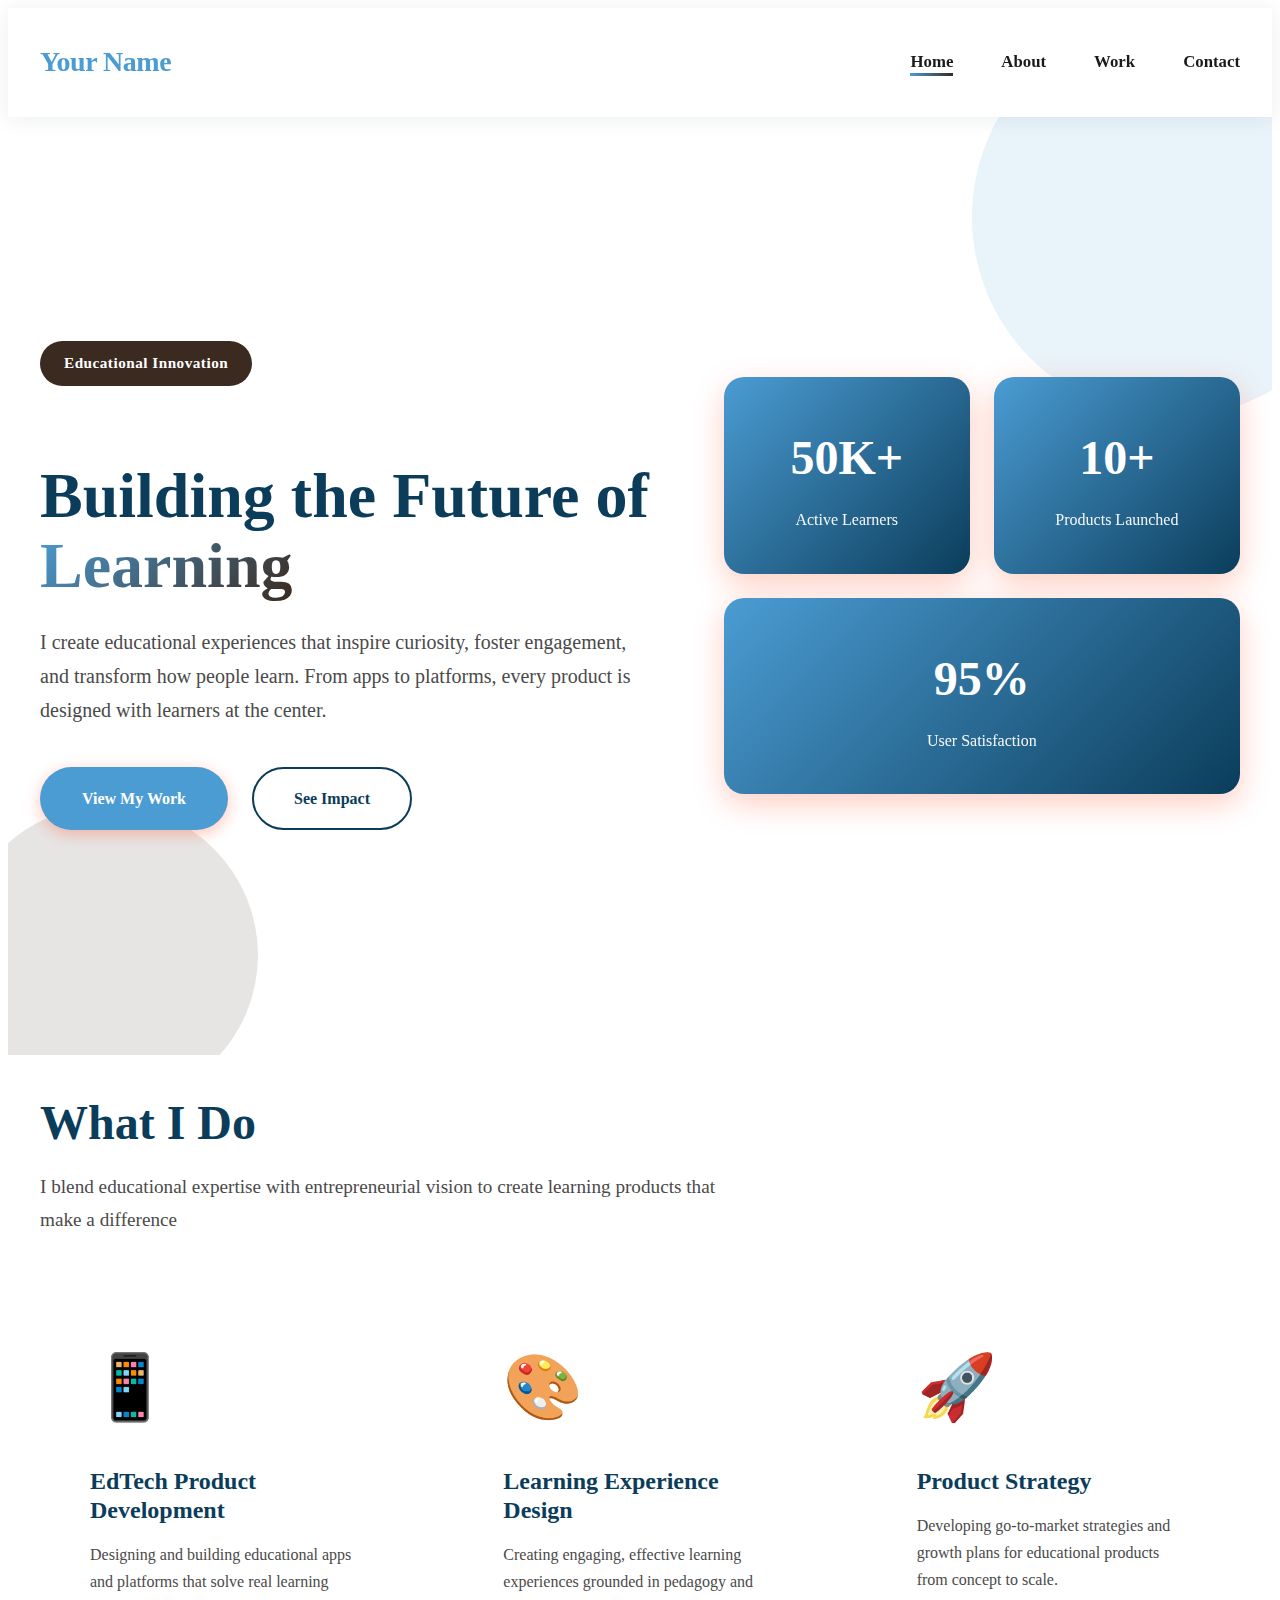
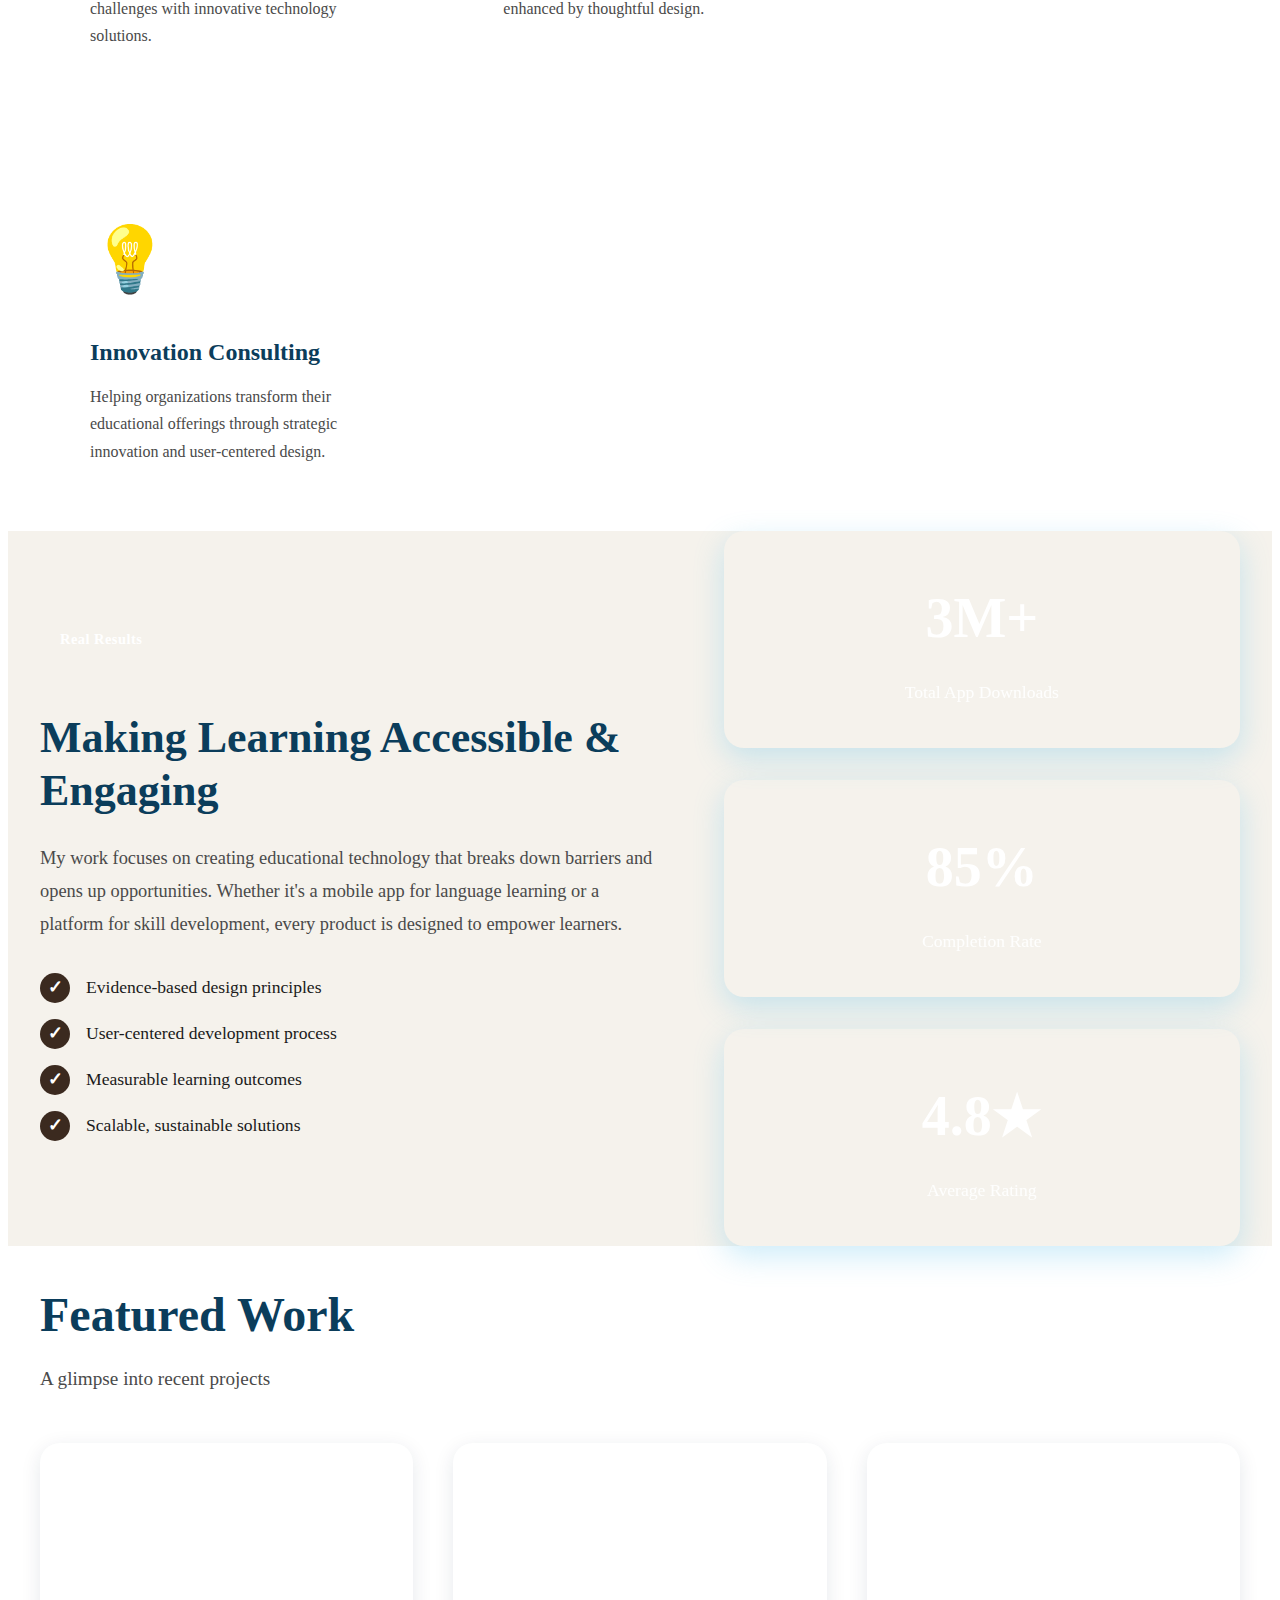
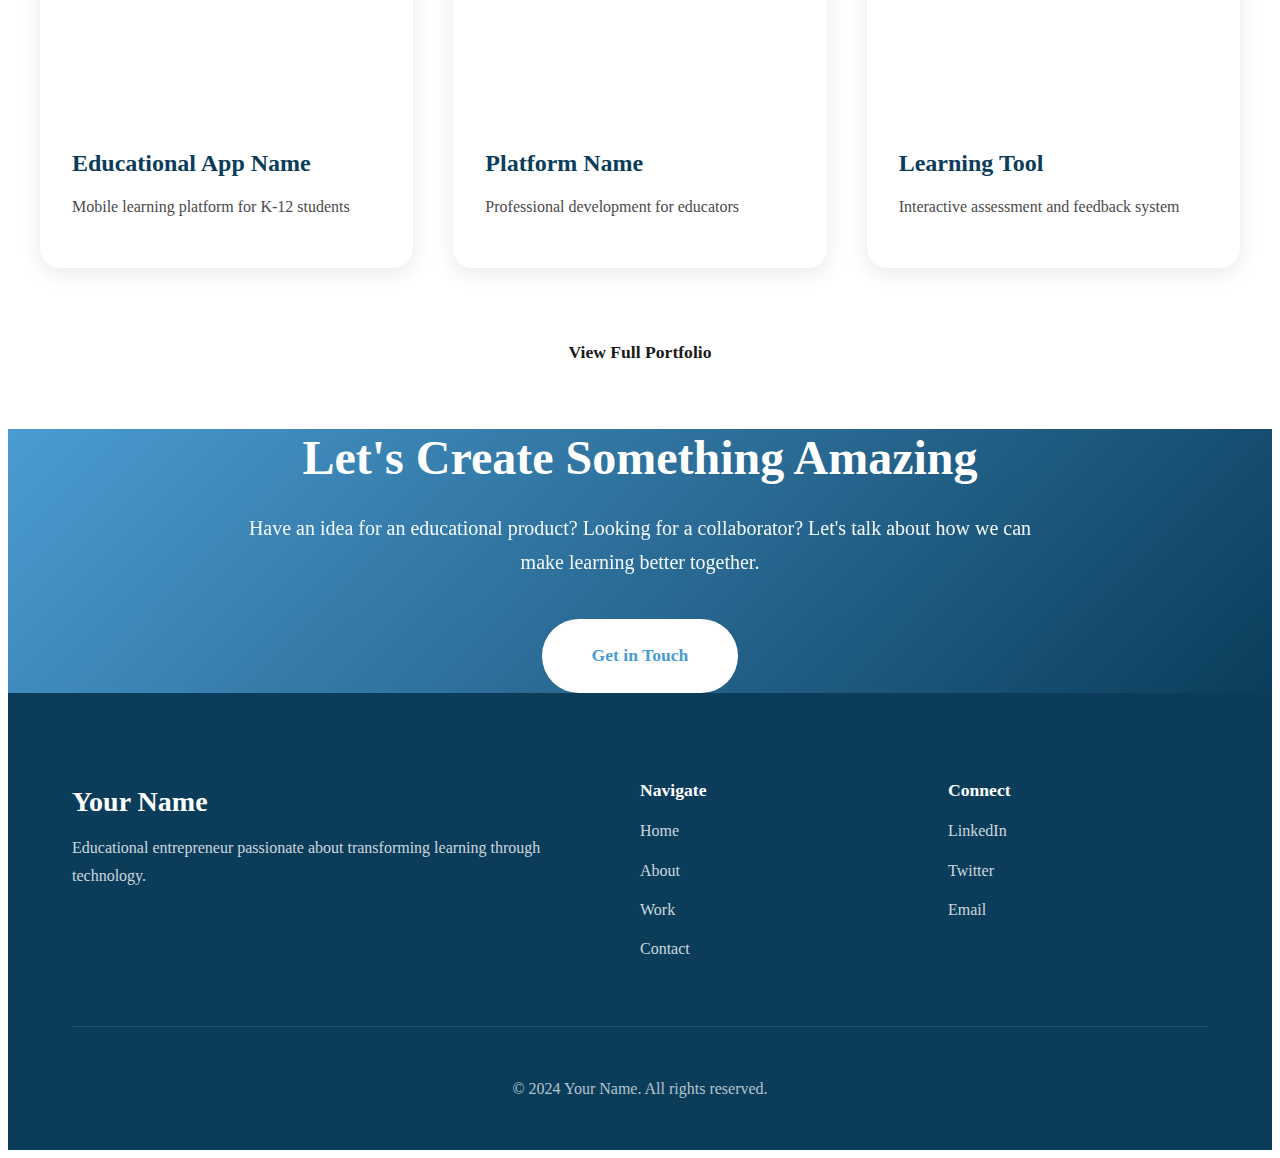
<file: index.html>
<!DOCTYPE html>
<html lang="en">
<head>
    <meta charset="UTF-8">
    <meta name="viewport" content="width=device-width, initial-scale=1.0">
    <title>Your Name - Educational Entrepreneur</title>
    <link rel="stylesheet" href="styles.css">
    <!-- Google Fonts as fallbacks -->
    <link rel="preconnect" href="https://fonts.googleapis.com">
    <link rel="preconnect" href="https://fonts.gstatic.com" crossorigin>
    <link href="https://fonts.googleapis.com/css2?family=Lora:wght@400;600;700&family=Inter:wght@300;400;500;600;700;800&display=swap" rel="stylesheet">
</head>
<body>
    <!-- Navigation -->
    <nav class="navbar">
        <div class="nav-wrapper">
            <a href="index.html" class="brand">Your Name</a>
            <ul class="nav-links">
                <li><a href="index.html" class="active">Home</a></li>
                <li><a href="about.html">About</a></li>
                <li><a href="portfolio.html">Work</a></li>
                <li><a href="contact.html">Contact</a></li>
            </ul>
        </div>
    </nav>

    <!-- Hero Section -->
    <section class="hero-home">
        <div class="hero-background">
            <div class="floating-shape shape-1"></div>
            <div class="floating-shape shape-2"></div>
            <div class="floating-shape shape-3"></div>
        </div>
        <div class="hero-container">
            <div class="hero-text">
                <span class="hero-tag">Educational Innovation</span>
                <h1 class="hero-heading">
                    Building the Future of
                    <span class="gradient-text">Learning</span>
                </h1>
                <p class="hero-description">
                    I create educational experiences that inspire curiosity, foster engagement, 
                    and transform how people learn. From apps to platforms, every product is 
                    designed with learners at the center.
                </p>
                <div class="hero-actions">
                    <a href="portfolio.html" class="btn btn-primary">View My Work</a>
                    <a href="#impact" class="btn btn-outline">See Impact</a>
                </div>
            </div>
            <div class="hero-visual">
                <div class="visual-card">
                    <div class="card-content">
                        <span class="metric">50K+</span>
                        <span class="metric-label">Active Learners</span>
                    </div>
                </div>
                <div class="visual-card">
                    <div class="card-content">
                        <span class="metric">10+</span>
                        <span class="metric-label">Products Launched</span>
                    </div>
                </div>
                <div class="visual-card">
                    <div class="card-content">
                        <span class="metric">95%</span>
                        <span class="metric-label">User Satisfaction</span>
                    </div>
                </div>
            </div>
        </div>
    </section>

    <!-- What I Do Section -->
    <section class="what-i-do">
        <div class="container">
            <div class="section-header">
                <h2 class="section-title">What I Do</h2>
                <p class="section-intro">
                    I blend educational expertise with entrepreneurial vision to create 
                    learning products that make a difference
                </p>
            </div>
            
            <div class="services-grid">
                <article class="service-card">
                    <div class="service-icon">📱</div>
                    <h3>EdTech Product Development</h3>
                    <p>
                        Designing and building educational apps and platforms that solve real 
                        learning challenges with innovative technology solutions.
                    </p>
                </article>

                <article class="service-card">
                    <div class="service-icon">🎨</div>
                    <h3>Learning Experience Design</h3>
                    <p>
                        Creating engaging, effective learning experiences grounded in 
                        pedagogy and enhanced by thoughtful design.
                    </p>
                </article>

                <article class="service-card">
                    <div class="service-icon">🚀</div>
                    <h3>Product Strategy</h3>
                    <p>
                        Developing go-to-market strategies and growth plans for educational 
                        products from concept to scale.
                    </p>
                </article>

                <article class="service-card">
                    <div class="service-icon">💡</div>
                    <h3>Innovation Consulting</h3>
                    <p>
                        Helping organizations transform their educational offerings through 
                        strategic innovation and user-centered design.
                    </p>
                </article>
            </div>
        </div>
    </section>

    <!-- Impact Section -->
    <section id="impact" class="impact-section">
        <div class="container">
            <div class="impact-content">
                <div class="impact-text">
                    <span class="section-tag">Real Results</span>
                    <h2 class="impact-heading">Making Learning Accessible & Engaging</h2>
                    <p>
                        My work focuses on creating educational technology that breaks down 
                        barriers and opens up opportunities. Whether it's a mobile app for 
                        language learning or a platform for skill development, every product 
                        is designed to empower learners.
                    </p>
                    <ul class="impact-list">
                        <li>
                            <span class="list-icon">✓</span>
                            <span>Evidence-based design principles</span>
                        </li>
                        <li>
                            <span class="list-icon">✓</span>
                            <span>User-centered development process</span>
                        </li>
                        <li>
                            <span class="list-icon">✓</span>
                            <span>Measurable learning outcomes</span>
                        </li>
                        <li>
                            <span class="list-icon">✓</span>
                            <span>Scalable, sustainable solutions</span>
                        </li>
                    </ul>
                </div>
                <div class="impact-stats">
                    <div class="stat-box">
                        <div class="stat-number">3M+</div>
                        <div class="stat-description">Total App Downloads</div>
                    </div>
                    <div class="stat-box">
                        <div class="stat-number">85%</div>
                        <div class="stat-description">Completion Rate</div>
                    </div>
                    <div class="stat-box">
                        <div class="stat-number">4.8★</div>
                        <div class="stat-description">Average Rating</div>
                    </div>
                </div>
            </div>
        </div>
    </section>

    <!-- Featured Work Preview -->
    <section class="featured-work">
        <div class="container">
            <div class="section-header">
                <h2 class="section-title">Featured Work</h2>
                <p class="section-intro">A glimpse into recent projects</p>
            </div>

            <div class="work-preview-grid">
                <div class="work-preview-item">
                    <div class="work-image">
                        <div class="image-placeholder">Project 1</div>
                    </div>
                    <div class="work-info">
                        <h3>Educational App Name</h3>
                        <p>Mobile learning platform for K-12 students</p>
                    </div>
                </div>

                <div class="work-preview-item">
                    <div class="work-image">
                        <div class="image-placeholder">Project 2</div>
                    </div>
                    <div class="work-info">
                        <h3>Platform Name</h3>
                        <p>Professional development for educators</p>
                    </div>
                </div>

                <div class="work-preview-item">
                    <div class="work-image">
                        <div class="image-placeholder">Project 3</div>
                    </div>
                    <div class="work-info">
                        <h3>Learning Tool</h3>
                        <p>Interactive assessment and feedback system</p>
                    </div>
                </div>
            </div>

            <div class="view-all-container">
                <a href="portfolio.html" class="btn btn-large">View Full Portfolio</a>
            </div>
        </div>
    </section>

    <!-- CTA Section -->
    <section class="cta-home">
        <div class="container">
            <div class="cta-box">
                <h2>Let's Create Something Amazing</h2>
                <p>
                    Have an idea for an educational product? Looking for a collaborator? 
                    Let's talk about how we can make learning better together.
                </p>
                <a href="contact.html" class="btn btn-light-large">Get in Touch</a>
            </div>
        </div>
    </section>

    <!-- Footer -->
    <footer class="footer">
        <div class="container">
            <div class="footer-grid">
                <div class="footer-brand">
                    <h3>Your Name</h3>
                    <p>Educational entrepreneur passionate about transforming learning through technology.</p>
                </div>
                <div class="footer-nav">
                    <h4>Navigate</h4>
                    <ul>
                        <li><a href="index.html">Home</a></li>
                        <li><a href="about.html">About</a></li>
                        <li><a href="portfolio.html">Work</a></li>
                        <li><a href="contact.html">Contact</a></li>
                    </ul>
                </div>
                <div class="footer-connect">
                    <h4>Connect</h4>
                    <ul>
                        <li><a href="#">LinkedIn</a></li>
                        <li><a href="#">Twitter</a></li>
                        <li><a href="#">Email</a></li>
                    </ul>
                </div>
            </div>
            <div class="footer-bottom">
                <p>&copy; 2024 Your Name. All rights reserved.</p>
            </div>
        </div>
    </footer>
</body>
</html>
</file>
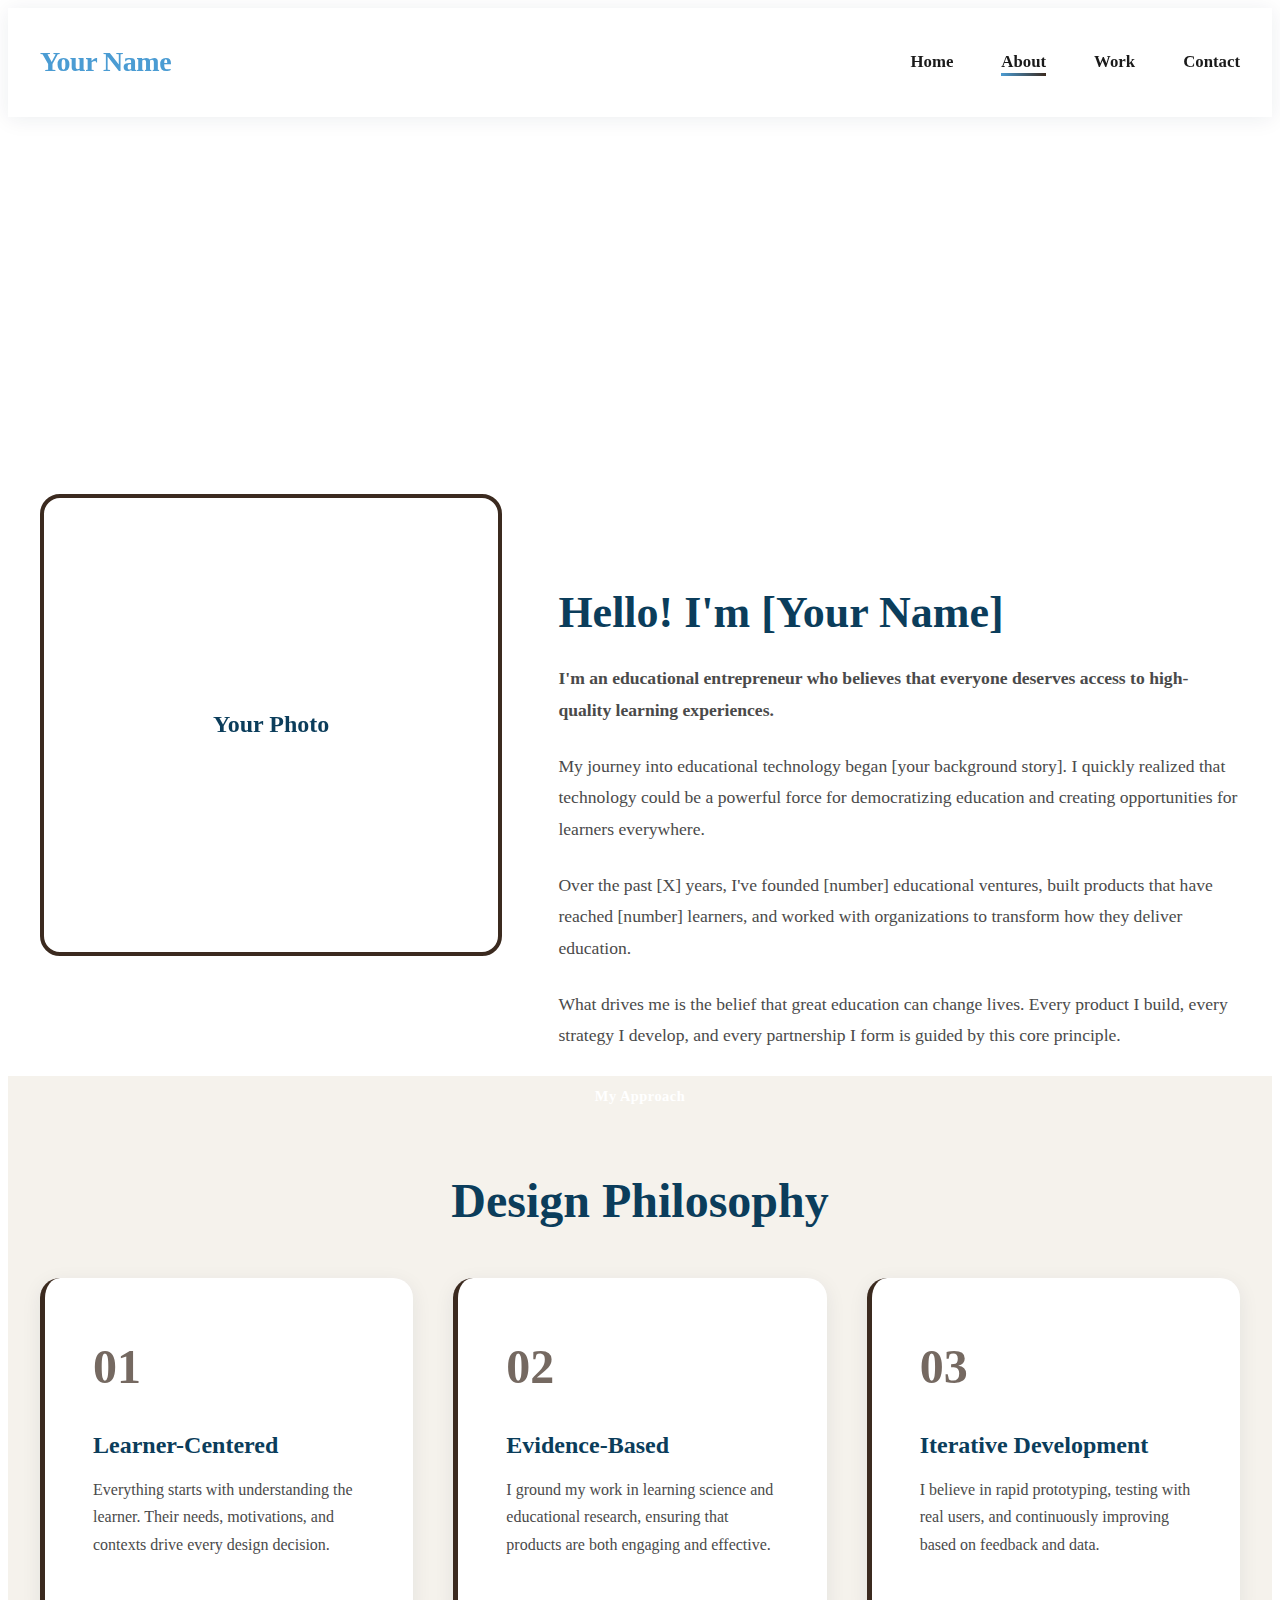
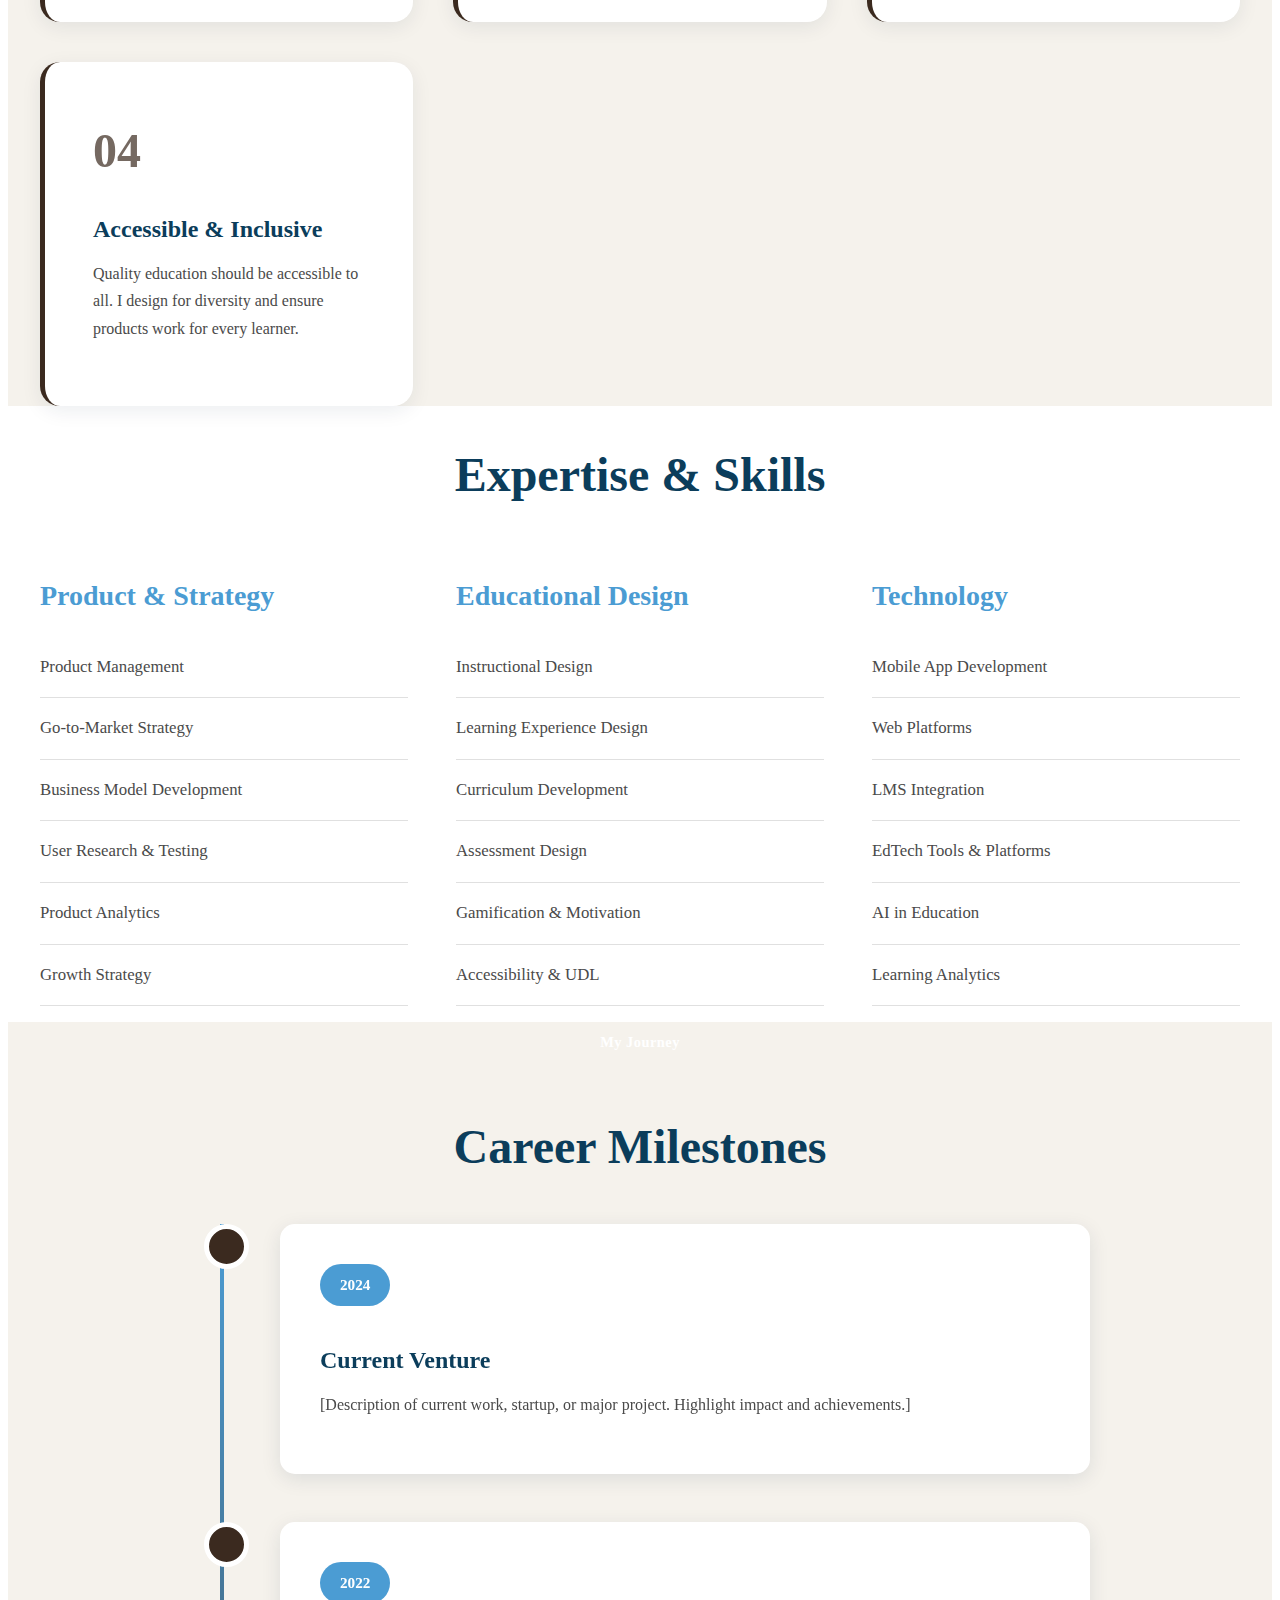
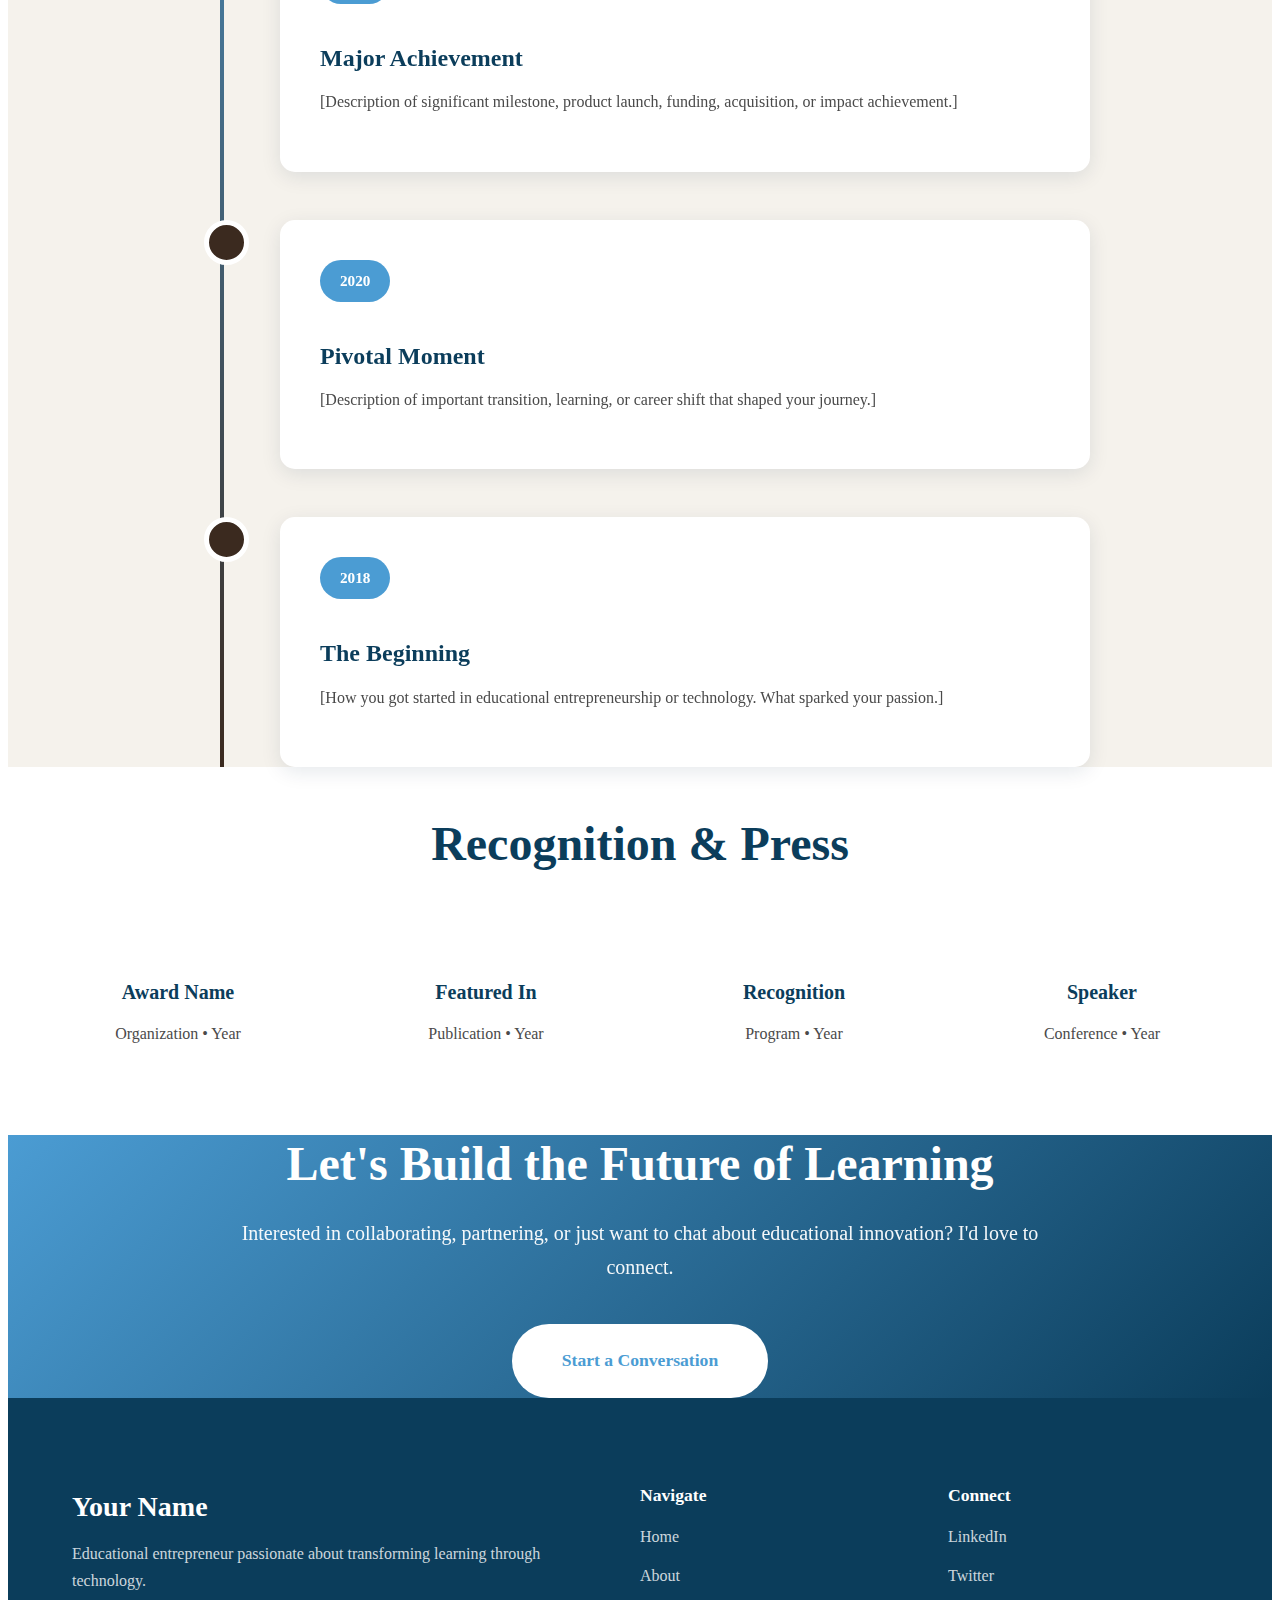
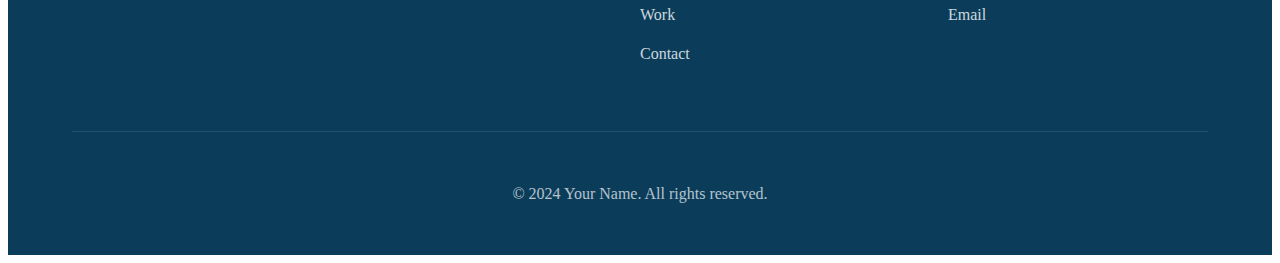
<file: about.html>
<!DOCTYPE html>
<html lang="en">
<head>
    <meta charset="UTF-8">
    <meta name="viewport" content="width=device-width, initial-scale=1.0">
    <title>About - Your Name</title>
    <link rel="stylesheet" href="styles.css">
    <link rel="preconnect" href="https://fonts.googleapis.com">
    <link rel="preconnect" href="https://fonts.gstatic.com" crossorigin>
    <link href="https://fonts.googleapis.com/css2?family=Lora:wght@400;600;700&family=Inter:wght@300;400;500;600;700;800&display=swap" rel="stylesheet">
</head>
<body>
    <!-- Navigation -->
    <nav class="navbar">
        <div class="nav-wrapper">
            <a href="index.html" class="brand">Your Name</a>
            <ul class="nav-links">
                <li><a href="index.html">Home</a></li>
                <li><a href="about.html" class="active">About</a></li>
                <li><a href="portfolio.html">Work</a></li>
                <li><a href="contact.html">Contact</a></li>
            </ul>
        </div>
    </nav>

    <!-- Page Hero -->
    <section class="page-hero">
        <div class="container">
            <h1 class="page-title">About Me</h1>
            <p class="page-subtitle">
                Educational entrepreneur on a mission to make learning accessible, 
                engaging, and effective for everyone
            </p>
        </div>
    </section>

    <!-- Story Section -->
    <section class="story-section">
        <div class="container">
            <div class="story-layout">
                <div class="story-image">
                    <div class="image-placeholder-large">Your Photo</div>
                </div>
                <div class="story-content">
                    <span class="content-tag">My Story</span>
                    <h2>Hello! I'm [Your Name]</h2>
                    <p class="lead-text">
                        I'm an educational entrepreneur who believes that everyone deserves 
                        access to high-quality learning experiences.
                    </p>
                    <p>
                        My journey into educational technology began [your background story]. 
                        I quickly realized that technology could be a powerful force for 
                        democratizing education and creating opportunities for learners everywhere.
                    </p>
                    <p>
                        Over the past [X] years, I've founded [number] educational ventures, 
                        built products that have reached [number] learners, and worked with 
                        organizations to transform how they deliver education.
                    </p>
                    <p>
                        What drives me is the belief that great education can change lives. 
                        Every product I build, every strategy I develop, and every partnership 
                        I form is guided by this core principle.
                    </p>
                </div>
            </div>
        </div>
    </section>

    <!-- Philosophy Section -->
    <section class="philosophy-section">
        <div class="container">
            <div class="section-header-center">
                <span class="content-tag">My Approach</span>
                <h2 class="section-title">Design Philosophy</h2>
            </div>

            <div class="philosophy-grid">
                <div class="philosophy-card">
                    <div class="philosophy-number">01</div>
                    <h3>Learner-Centered</h3>
                    <p>
                        Everything starts with understanding the learner. Their needs, 
                        motivations, and contexts drive every design decision.
                    </p>
                </div>

                <div class="philosophy-card">
                    <div class="philosophy-number">02</div>
                    <h3>Evidence-Based</h3>
                    <p>
                        I ground my work in learning science and educational research, 
                        ensuring that products are both engaging and effective.
                    </p>
                </div>

                <div class="philosophy-card">
                    <div class="philosophy-number">03</div>
                    <h3>Iterative Development</h3>
                    <p>
                        I believe in rapid prototyping, testing with real users, and 
                        continuously improving based on feedback and data.
                    </p>
                </div>

                <div class="philosophy-card">
                    <div class="philosophy-number">04</div>
                    <h3>Accessible & Inclusive</h3>
                    <p>
                        Quality education should be accessible to all. I design for 
                        diversity and ensure products work for every learner.
                    </p>
                </div>
            </div>
        </div>
    </section>

    <!-- Expertise Section -->
    <section class="expertise-section">
        <div class="container">
            <div class="section-header-center">
                <h2 class="section-title">Expertise & Skills</h2>
            </div>

            <div class="expertise-columns">
                <div class="expertise-column">
                    <h3>Product & Strategy</h3>
                    <ul class="expertise-list">
                        <li>Product Management</li>
                        <li>Go-to-Market Strategy</li>
                        <li>Business Model Development</li>
                        <li>User Research & Testing</li>
                        <li>Product Analytics</li>
                        <li>Growth Strategy</li>
                    </ul>
                </div>

                <div class="expertise-column">
                    <h3>Educational Design</h3>
                    <ul class="expertise-list">
                        <li>Instructional Design</li>
                        <li>Learning Experience Design</li>
                        <li>Curriculum Development</li>
                        <li>Assessment Design</li>
                        <li>Gamification & Motivation</li>
                        <li>Accessibility & UDL</li>
                    </ul>
                </div>

                <div class="expertise-column">
                    <h3>Technology</h3>
                    <ul class="expertise-list">
                        <li>Mobile App Development</li>
                        <li>Web Platforms</li>
                        <li>LMS Integration</li>
                        <li>EdTech Tools & Platforms</li>
                        <li>AI in Education</li>
                        <li>Learning Analytics</li>
                    </ul>
                </div>
            </div>
        </div>
    </section>

    <!-- Journey Timeline -->
    <section class="journey-section">
        <div class="container">
            <div class="section-header-center">
                <span class="content-tag">My Journey</span>
                <h2 class="section-title">Career Milestones</h2>
            </div>

            <div class="timeline">
                <div class="timeline-item">
                    <div class="timeline-marker"></div>
                    <div class="timeline-content">
                        <span class="timeline-year">2024</span>
                        <h3>Current Venture</h3>
                        <p>
                            [Description of current work, startup, or major project. 
                            Highlight impact and achievements.]
                        </p>
                    </div>
                </div>

                <div class="timeline-item">
                    <div class="timeline-marker"></div>
                    <div class="timeline-content">
                        <span class="timeline-year">2022</span>
                        <h3>Major Achievement</h3>
                        <p>
                            [Description of significant milestone, product launch, funding, 
                            acquisition, or impact achievement.]
                        </p>
                    </div>
                </div>

                <div class="timeline-item">
                    <div class="timeline-marker"></div>
                    <div class="timeline-content">
                        <span class="timeline-year">2020</span>
                        <h3>Pivotal Moment</h3>
                        <p>
                            [Description of important transition, learning, or career shift 
                            that shaped your journey.]
                        </p>
                    </div>
                </div>

                <div class="timeline-item">
                    <div class="timeline-marker"></div>
                    <div class="timeline-content">
                        <span class="timeline-year">2018</span>
                        <h3>The Beginning</h3>
                        <p>
                            [How you got started in educational entrepreneurship or technology. 
                            What sparked your passion.]
                        </p>
                    </div>
                </div>
            </div>
        </div>
    </section>

    <!-- Recognition Section -->
    <section class="recognition-section">
        <div class="container">
            <div class="section-header-center">
                <h2 class="section-title">Recognition & Press</h2>
            </div>

            <div class="recognition-grid">
                <div class="recognition-item">
                    <h4>Award Name</h4>
                    <p>Organization • Year</p>
                </div>
                <div class="recognition-item">
                    <h4>Featured In</h4>
                    <p>Publication • Year</p>
                </div>
                <div class="recognition-item">
                    <h4>Recognition</h4>
                    <p>Program • Year</p>
                </div>
                <div class="recognition-item">
                    <h4>Speaker</h4>
                    <p>Conference • Year</p>
                </div>
            </div>
        </div>
    </section>

    <!-- CTA Section -->
    <section class="cta-home">
        <div class="container">
            <div class="cta-box">
                <h2>Let's Build the Future of Learning</h2>
                <p>
                    Interested in collaborating, partnering, or just want to chat about 
                    educational innovation? I'd love to connect.
                </p>
                <a href="contact.html" class="btn btn-light-large">Start a Conversation</a>
            </div>
        </div>
    </section>

    <!-- Footer -->
    <footer class="footer">
        <div class="container">
            <div class="footer-grid">
                <div class="footer-brand">
                    <h3>Your Name</h3>
                    <p>Educational entrepreneur passionate about transforming learning through technology.</p>
                </div>
                <div class="footer-nav">
                    <h4>Navigate</h4>
                    <ul>
                        <li><a href="index.html">Home</a></li>
                        <li><a href="about.html">About</a></li>
                        <li><a href="portfolio.html">Work</a></li>
                        <li><a href="contact.html">Contact</a></li>
                    </ul>
                </div>
                <div class="footer-connect">
                    <h4>Connect</h4>
                    <ul>
                        <li><a href="#">LinkedIn</a></li>
                        <li><a href="#">Twitter</a></li>
                        <li><a href="#">Email</a></li>
                    </ul>
                </div>
            </div>
            <div class="footer-bottom">
                <p>&copy; 2024 Your Name. All rights reserved.</p>
            </div>
        </div>
    </footer>
</body>
</html>
</file>
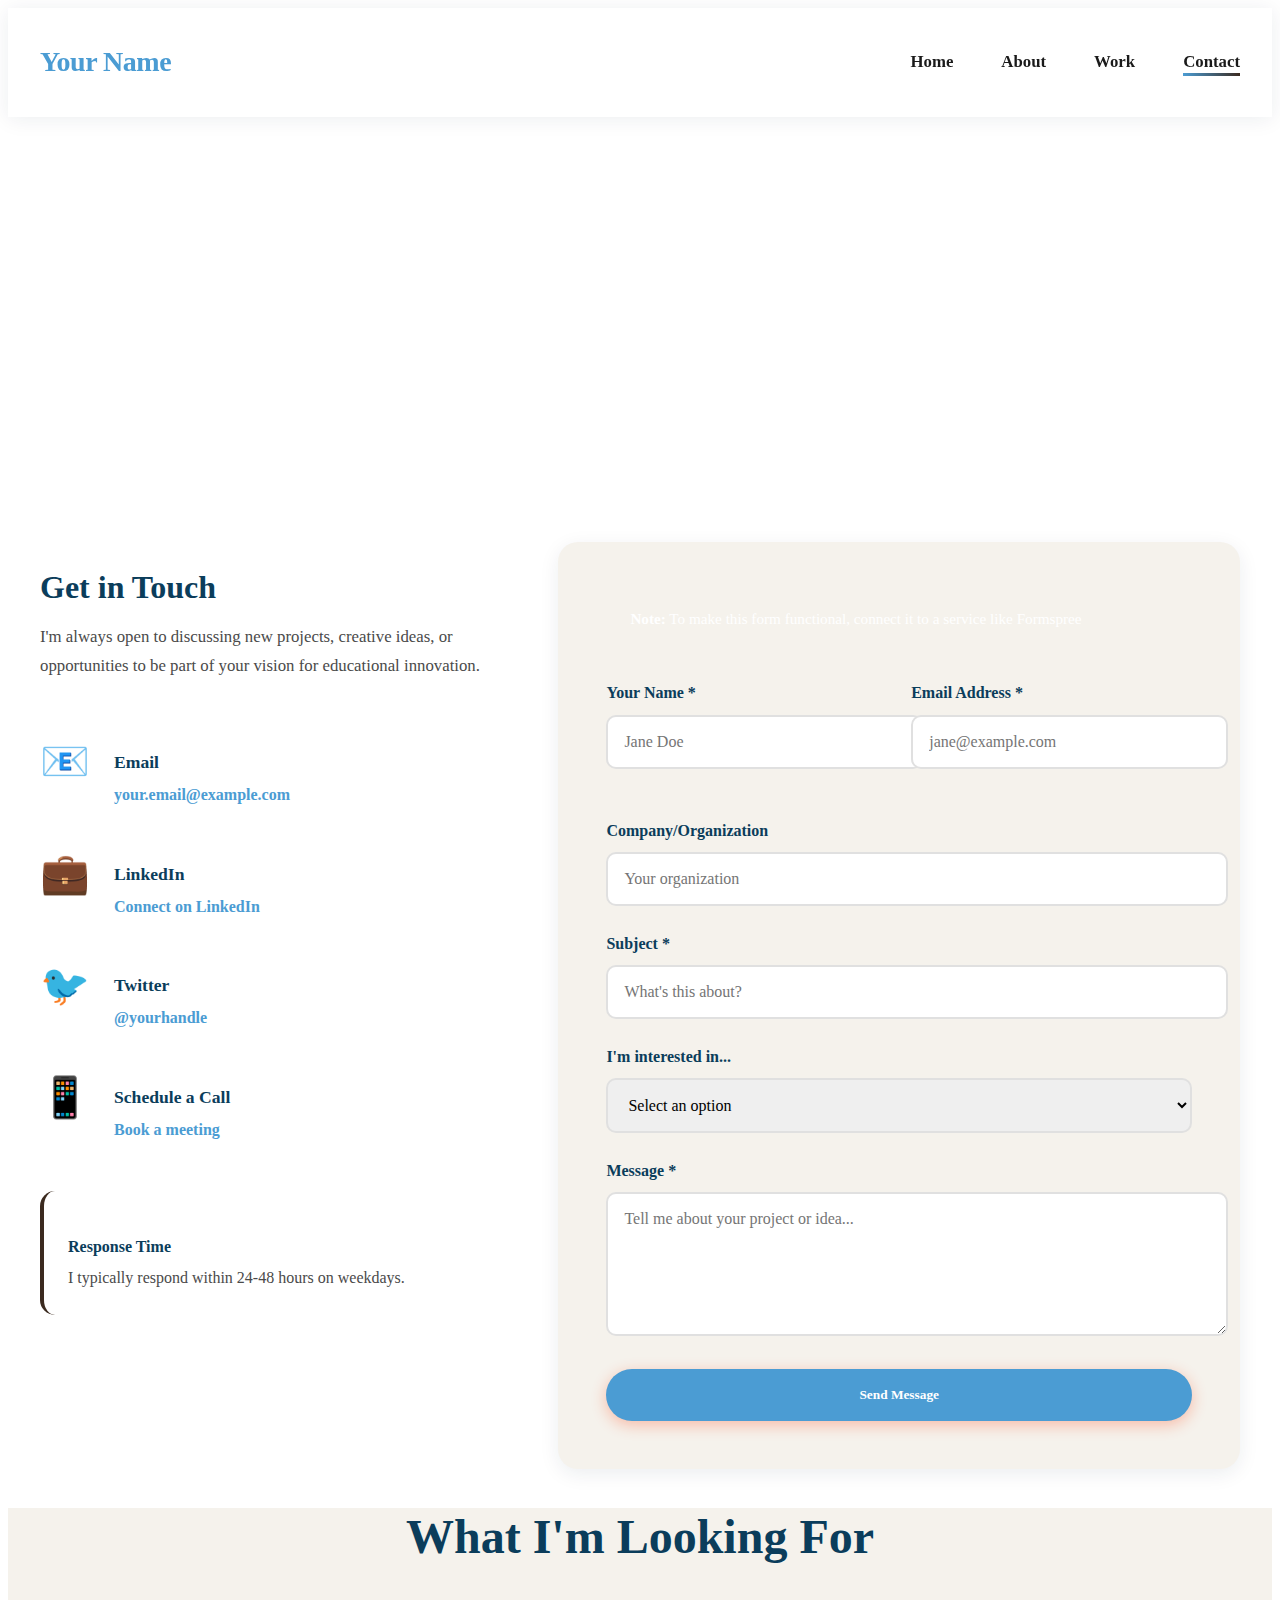
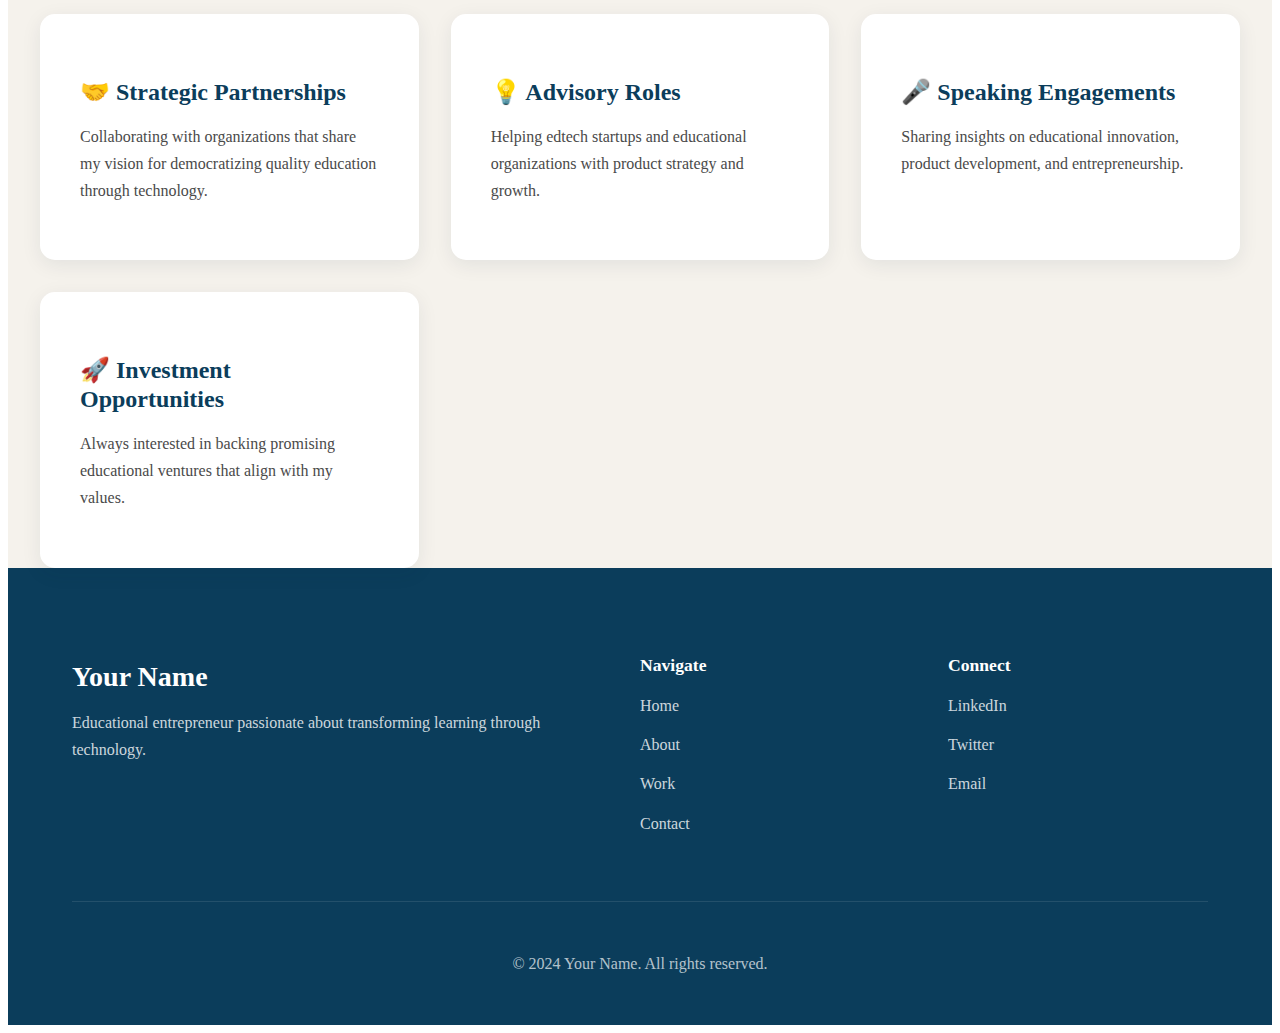
<file: contact.html>
<!DOCTYPE html>
<html lang="en">
<head>
    <meta charset="UTF-8">
    <meta name="viewport" content="width=device-width, initial-scale=1.0">
    <title>Contact - Your Name</title>
    <link rel="stylesheet" href="styles.css">
    <link rel="preconnect" href="https://fonts.googleapis.com">
    <link rel="preconnect" href="https://fonts.gstatic.com" crossorigin>
    <link href="https://fonts.googleapis.com/css2?family=Lora:wght@400;600;700&family=Inter:wght@300;400;500;600;700;800&display=swap" rel="stylesheet">
</head>
<body>
    <!-- Navigation -->
    <nav class="navbar">
        <div class="nav-wrapper">
            <a href="index.html" class="brand">Your Name</a>
            <ul class="nav-links">
                <li><a href="index.html">Home</a></li>
                <li><a href="about.html">About</a></li>
                <li><a href="portfolio.html">Work</a></li>
                <li><a href="contact.html" class="active">Contact</a></li>
            </ul>
        </div>
    </nav>

    <!-- Page Hero -->
    <section class="page-hero">
        <div class="container">
            <h1 class="page-title">Let's Connect</h1>
            <p class="page-subtitle">
                Whether you have a project idea, want to collaborate, or just want to chat 
                about educational innovation—I'd love to hear from you
            </p>
        </div>
    </section>

    <!-- Contact Section -->
    <section class="contact-section">
        <div class="container">
            <div class="contact-layout">
                
                <!-- Contact Information -->
                <div class="contact-info">
                    <div class="info-box">
                        <h2>Get in Touch</h2>
                        <p>
                            I'm always open to discussing new projects, creative ideas, 
                            or opportunities to be part of your vision for educational innovation.
                        </p>
                    </div>

                    <div class="contact-methods">
                        <div class="contact-method">
                            <div class="method-icon">📧</div>
                            <div class="method-details">
                                <h4>Email</h4>
                                <a href="mailto:your.email@example.com">your.email@example.com</a>
                            </div>
                        </div>

                        <div class="contact-method">
                            <div class="method-icon">💼</div>
                            <div class="method-details">
                                <h4>LinkedIn</h4>
                                <a href="https://linkedin.com/in/yourprofile" target="_blank">Connect on LinkedIn</a>
                            </div>
                        </div>

                        <div class="contact-method">
                            <div class="method-icon">🐦</div>
                            <div class="method-details">
                                <h4>Twitter</h4>
                                <a href="https://twitter.com/yourhandle" target="_blank">@yourhandle</a>
                            </div>
                        </div>

                        <div class="contact-method">
                            <div class="method-icon">📱</div>
                            <div class="method-details">
                                <h4>Schedule a Call</h4>
                                <a href="#">Book a meeting</a>
                            </div>
                        </div>
                    </div>

                    <div class="response-time">
                        <h4>Response Time</h4>
                        <p>I typically respond within 24-48 hours on weekdays.</p>
                    </div>
                </div>

                <!-- Contact Form -->
                <div class="contact-form-container">
                    <form class="contact-form" action="#" method="POST">
                        <div class="form-note">
                            <p><strong>Note:</strong> To make this form functional, connect it to a service like Formspree</p>
                        </div>

                        <div class="form-row">
                            <div class="form-field">
                                <label for="name">Your Name *</label>
                                <input type="text" id="name" name="name" placeholder="Jane Doe" required>
                            </div>

                            <div class="form-field">
                                <label for="email">Email Address *</label>
                                <input type="email" id="email" name="email" placeholder="jane@example.com" required>
                            </div>
                        </div>

                        <div class="form-field">
                            <label for="company">Company/Organization</label>
                            <input type="text" id="company" name="company" placeholder="Your organization">
                        </div>

                        <div class="form-field">
                            <label for="subject">Subject *</label>
                            <input type="text" id="subject" name="subject" placeholder="What's this about?" required>
                        </div>

                        <div class="form-field">
                            <label for="interest">I'm interested in...</label>
                            <select id="interest" name="interest">
                                <option value="">Select an option</option>
                                <option value="collaboration">Collaboration</option>
                                <option value="consulting">Consulting</option>
                                <option value="speaking">Speaking Engagement</option>
                                <option value="partnership">Partnership</option>
                                <option value="other">Other</option>
                            </select>
                        </div>

                        <div class="form-field">
                            <label for="message">Message *</label>
                            <textarea id="message" name="message" rows="6" placeholder="Tell me about your project or idea..." required></textarea>
                        </div>

                        <button type="submit" class="btn btn-primary btn-full">Send Message</button>
                    </form>
                </div>

            </div>
        </div>
    </section>

    <!-- Collaboration Opportunities -->
    <section class="opportunities-section">
        <div class="container">
            <div class="section-header-center">
                <h2 class="section-title">What I'm Looking For</h2>
            </div>

            <div class="opportunities-grid">
                <div class="opportunity-card">
                    <h3>🤝 Strategic Partnerships</h3>
                    <p>
                        Collaborating with organizations that share my vision for 
                        democratizing quality education through technology.
                    </p>
                </div>

                <div class="opportunity-card">
                    <h3>💡 Advisory Roles</h3>
                    <p>
                        Helping edtech startups and educational organizations with 
                        product strategy and growth.
                    </p>
                </div>

                <div class="opportunity-card">
                    <h3>🎤 Speaking Engagements</h3>
                    <p>
                        Sharing insights on educational innovation, product development, 
                        and entrepreneurship.
                    </p>
                </div>

                <div class="opportunity-card">
                    <h3>🚀 Investment Opportunities</h3>
                    <p>
                        Always interested in backing promising educational ventures 
                        that align with my values.
                    </p>
                </div>
            </div>
        </div>
    </section>

    <!-- Footer -->
    <footer class="footer">
        <div class="container">
            <div class="footer-grid">
                <div class="footer-brand">
                    <h3>Your Name</h3>
                    <p>Educational entrepreneur passionate about transforming learning through technology.</p>
                </div>
                <div class="footer-nav">
                    <h4>Navigate</h4>
                    <ul>
                        <li><a href="index.html">Home</a></li>
                        <li><a href="about.html">About</a></li>
                        <li><a href="portfolio.html">Work</a></li>
                        <li><a href="contact.html">Contact</a></li>
                    </ul>
                </div>
                <div class="footer-connect">
                    <h4>Connect</h4>
                    <ul>
                        <li><a href="#">LinkedIn</a></li>
                        <li><a href="#">Twitter</a></li>
                        <li><a href="#">Email</a></li>
                    </ul>
                </div>
            </div>
            <div class="footer-bottom">
                <p>&copy; 2024 Your Name. All rights reserved.</p>
            </div>
        </div>
    </footer>
</body>
</html>
</file>
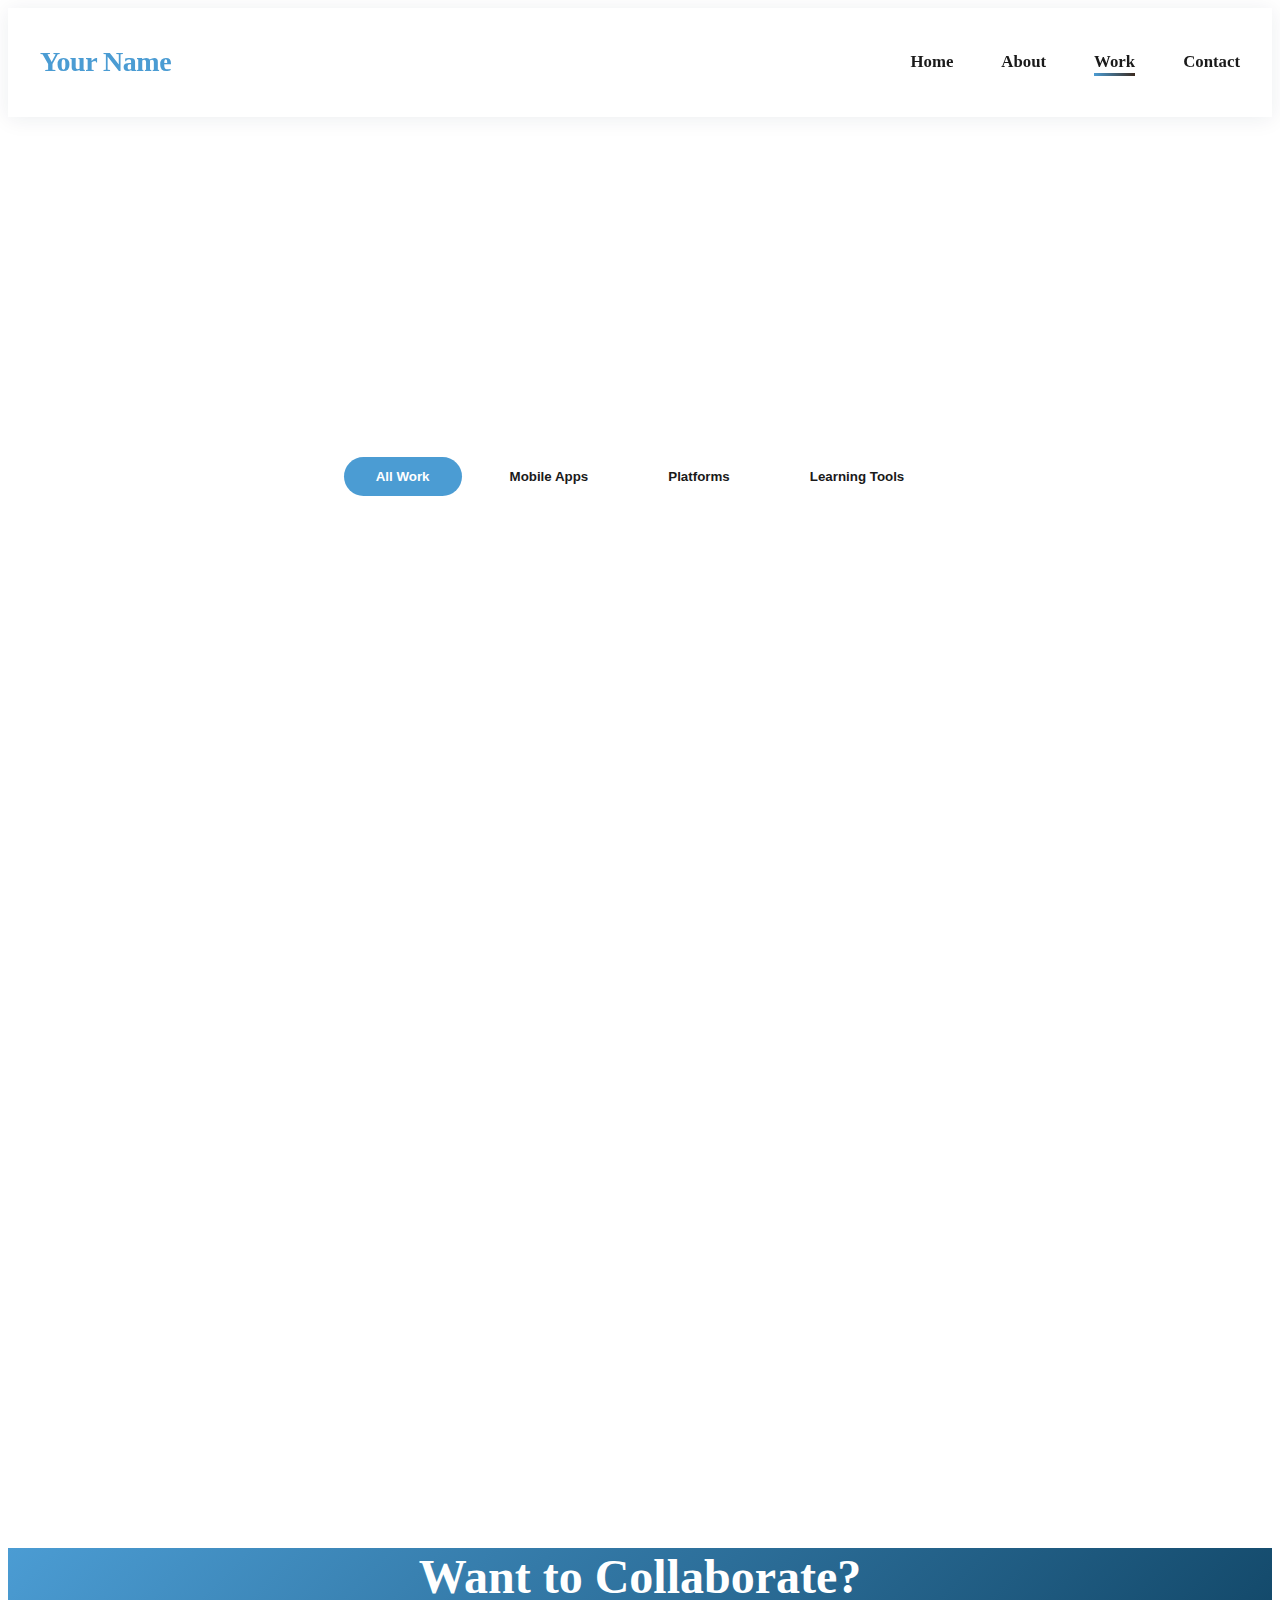
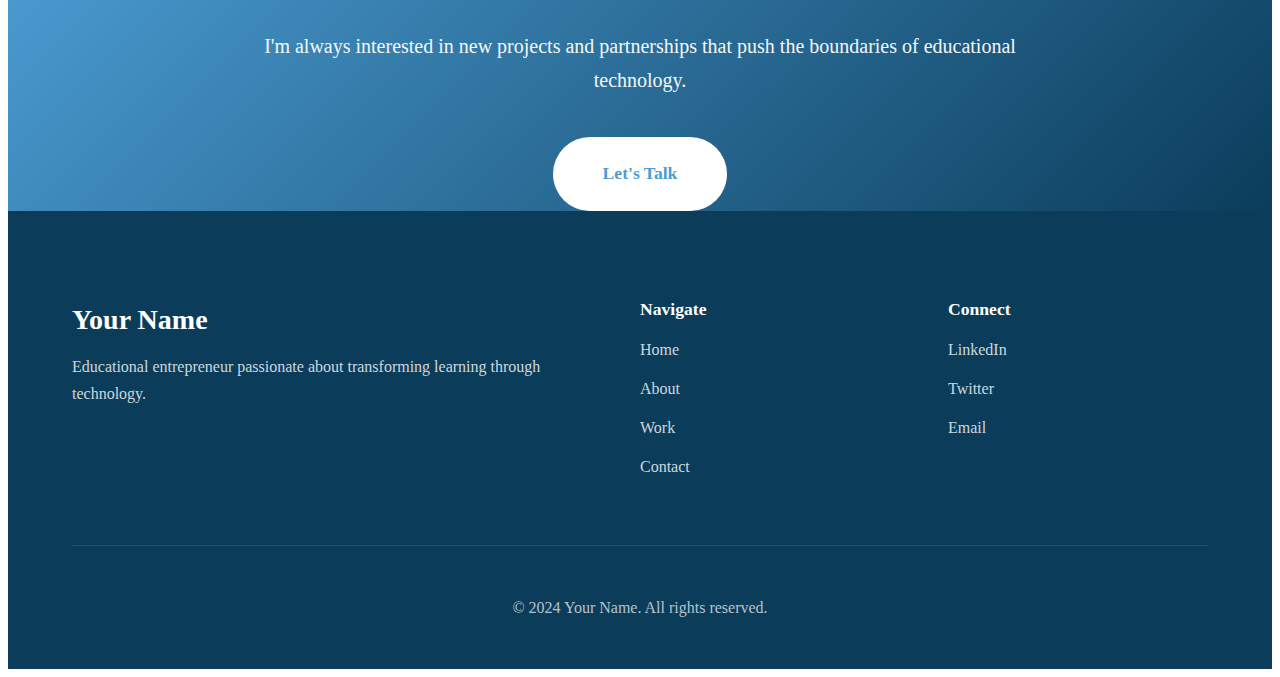
<file: portfolio.html>
<!DOCTYPE html>
<html lang="en">
<head>
    <meta charset="UTF-8">
    <meta name="viewport" content="width=device-width, initial-scale=1.0">
    <title>Portfolio - Your Name</title>
    <link rel="stylesheet" href="styles.css">
    <link rel="preconnect" href="https://fonts.googleapis.com">
    <link rel="preconnect" href="https://fonts.gstatic.com" crossorigin>
    <link href="https://fonts.googleapis.com/css2?family=Lora:wght@400;600;700&family=Inter:wght@300;400;500;600;700;800&display=swap" rel="stylesheet">
</head>
<body>
    <!-- Navigation -->
    <nav class="navbar">
        <div class="nav-wrapper">
            <a href="index.html" class="brand">Your Name</a>
            <ul class="nav-links">
                <li><a href="index.html">Home</a></li>
                <li><a href="about.html">About</a></li>
                <li><a href="portfolio.html" class="active">Work</a></li>
                <li><a href="contact.html">Contact</a></li>
            </ul>
        </div>
    </nav>

    <!-- Page Hero -->
    <section class="page-hero">
        <div class="container">
            <h1 class="page-title">My Work</h1>
            <p class="page-subtitle">
                Educational products and experiences that have reached millions of learners worldwide
            </p>
        </div>
    </section>

    <!-- Portfolio Gallery -->
    <section class="portfolio-gallery">
        <div class="container">
            
            <!-- Filter/Category Tags (Optional) -->
            <div class="portfolio-filters">
                <button class="filter-btn active" data-filter="all">All Work</button>
                <button class="filter-btn" data-filter="apps">Mobile Apps</button>
                <button class="filter-btn" data-filter="platforms">Platforms</button>
                <button class="filter-btn" data-filter="tools">Learning Tools</button>
            </div>

            <!-- Gallery Grid -->
            <div class="gallery-grid">
                
                <!-- Gallery Item 1 -->
                <div class="gallery-item" data-category="apps" data-id="1">
                    <div class="gallery-image">
                        <div class="image-placeholder">App Screenshot</div>
                        <div class="gallery-overlay">
                            <div class="overlay-content">
                                <h3>Math Learning App</h3>
                                <p>Mobile Application</p>
                                <span class="view-icon">👁️ Click to View</span>
                            </div>
                        </div>
                    </div>
                </div>

                <!-- Gallery Item 2 -->
                <div class="gallery-item" data-category="platforms" data-id="2">
                    <div class="gallery-image">
                        <div class="image-placeholder">Platform UI</div>
                        <div class="gallery-overlay">
                            <div class="overlay-content">
                                <h3>Teacher Dashboard</h3>
                                <p>Web Platform</p>
                                <span class="view-icon">👁️ Click to View</span>
                            </div>
                        </div>
                    </div>
                </div>

                <!-- Gallery Item 3 -->
                <div class="gallery-item" data-category="apps" data-id="3">
                    <div class="gallery-image">
                        <div class="image-placeholder">App Design</div>
                        <div class="gallery-overlay">
                            <div class="overlay-content">
                                <h3>Language Learning</h3>
                                <p>iOS & Android</p>
                                <span class="view-icon">👁️ Click to View</span>
                            </div>
                        </div>
                    </div>
                </div>

                <!-- Gallery Item 4 -->
                <div class="gallery-item" data-category="tools" data-id="4">
                    <div class="gallery-image">
                        <div class="image-placeholder">Tool Interface</div>
                        <div class="gallery-overlay">
                            <div class="overlay-content">
                                <h3>Assessment Builder</h3>
                                <p>Educational Tool</p>
                                <span class="view-icon">👁️ Click to View</span>
                            </div>
                        </div>
                    </div>
                </div>

                <!-- Gallery Item 5 -->
                <div class="gallery-item" data-category="platforms" data-id="5">
                    <div class="gallery-image">
                        <div class="image-placeholder">Platform View</div>
                        <div class="gallery-overlay">
                            <div class="overlay-content">
                                <h3>Learning Management System</h3>
                                <p>Enterprise Platform</p>
                                <span class="view-icon">👁️ Click to View</span>
                            </div>
                        </div>
                    </div>
                </div>

                <!-- Gallery Item 6 -->
                <div class="gallery-item" data-category="apps" data-id="6">
                    <div class="gallery-image">
                        <div class="image-placeholder">App Screens</div>
                        <div class="gallery-overlay">
                            <div class="overlay-content">
                                <h3>STEM Learning App</h3>
                                <p>Educational Game</p>
                                <span class="view-icon">👁️ Click to View</span>
                            </div>
                        </div>
                    </div>
                </div>

                <!-- Gallery Item 7 -->
                <div class="gallery-item" data-category="tools" data-id="7">
                    <div class="gallery-image">
                        <div class="image-placeholder">Tool Demo</div>
                        <div class="gallery-overlay">
                            <div class="overlay-content">
                                <h3>Interactive Whiteboard</h3>
                                <p>Collaboration Tool</p>
                                <span class="view-icon">👁️ Click to View</span>
                            </div>
                        </div>
                    </div>
                </div>

                <!-- Gallery Item 8 -->
                <div class="gallery-item" data-category="platforms" data-id="8">
                    <div class="gallery-image">
                        <div class="image-placeholder">Dashboard</div>
                        <div class="gallery-overlay">
                            <div class="overlay-content">
                                <h3>Analytics Platform</h3>
                                <p>Data Visualization</p>
                                <span class="view-icon">👁️ Click to View</span>
                            </div>
                        </div>
                    </div>
                </div>

                <!-- Gallery Item 9 -->
                <div class="gallery-item" data-category="apps" data-id="9">
                    <div class="gallery-image">
                        <div class="image-placeholder">Mobile UI</div>
                        <div class="gallery-overlay">
                            <div class="overlay-content">
                                <h3>Reading Companion</h3>
                                <p>Literacy App</p>
                                <span class="view-icon">👁️ Click to View</span>
                            </div>
                        </div>
                    </div>
                </div>

            </div>
        </div>
    </section>

    <!-- Modal/Lightbox -->
    <div id="imageModal" class="modal">
        <span class="modal-close">&times;</span>
        <div class="modal-content-wrapper">
            <div class="modal-image-container">
                <div class="modal-image-placeholder">Large Image View</div>
            </div>
            <div class="modal-details">
                <h2 id="modalTitle">Project Title</h2>
                <p class="modal-category" id="modalCategory">Category</p>
                <div class="modal-description">
                    <h3>About This Project</h3>
                    <p id="modalDescription">
                        Detailed description of the project goes here. This is where you 
                        explain the challenge, your solution, the impact, and key features 
                        of the educational product.
                    </p>
                    
                    <h3>Key Features</h3>
                    <ul id="modalFeatures">
                        <li>Feature 1 description</li>
                        <li>Feature 2 description</li>
                        <li>Feature 3 description</li>
                    </ul>

                    <h3>Impact</h3>
                    <p id="modalImpact">
                        Impact metrics and results. Number of users, satisfaction scores, 
                        learning outcomes, etc.
                    </p>

                    <div class="modal-tags">
                        <span class="tag">Tag 1</span>
                        <span class="tag">Tag 2</span>
                        <span class="tag">Tag 3</span>
                    </div>

                    <div class="modal-links">
                        <a href="#" class="btn btn-small btn-primary">View Live</a>
                        <a href="#" class="btn btn-small btn-outline">Case Study</a>
                    </div>
                </div>
            </div>
        </div>
        <button class="modal-nav modal-prev" id="modalPrev">‹</button>
        <button class="modal-nav modal-next" id="modalNext">›</button>
    </div>

    <!-- CTA Section -->
    <section class="cta-home">
        <div class="container">
            <div class="cta-box">
                <h2>Want to Collaborate?</h2>
                <p>
                    I'm always interested in new projects and partnerships that push 
                    the boundaries of educational technology.
                </p>
                <a href="contact.html" class="btn btn-light-large">Let's Talk</a>
            </div>
        </div>
    </section>

    <!-- Footer -->
    <footer class="footer">
        <div class="container">
            <div class="footer-grid">
                <div class="footer-brand">
                    <h3>Your Name</h3>
                    <p>Educational entrepreneur passionate about transforming learning through technology.</p>
                </div>
                <div class="footer-nav">
                    <h4>Navigate</h4>
                    <ul>
                        <li><a href="index.html">Home</a></li>
                        <li><a href="about.html">About</a></li>
                        <li><a href="portfolio.html">Work</a></li>
                        <li><a href="contact.html">Contact</a></li>
                    </ul>
                </div>
                <div class="footer-connect">
                    <h4>Connect</h4>
                    <ul>
                        <li><a href="#">LinkedIn</a></li>
                        <li><a href="#">Twitter</a></li>
                        <li><a href="#">Email</a></li>
                    </ul>
                </div>
            </div>
            <div class="footer-bottom">
                <p>&copy; 2024 Your Name. All rights reserved.</p>
            </div>
        </div>
    </footer>

    <script src="portfolio.js"></script>
</body>
</html>
</file>
<file: styles.css>
/* ===========================
   COLOR PALETTE & VARIABLES
   =========================== */

:root {
 /* Primary Brand Colors */
  --carolina-blue: #4B9CD3;
  --deep-navy: #0B3D5B;
  --executive-brown: #3B2A1F;

  /* Supporting Neutrals */
  --soft-blue-tint: #E6F2FA;
  --warm-cream: #F5F2EC;
  --cool-gray: #6B7280;

  /* Functional Roles */
  --primary: var(--carolina-blue);
  --secondary: var(--deep-navy);
  --accent: var(--executive-brown);

  --dark: var(--deep-navy);
  --light: var(--warm-cream);

  --text-primary: #1A1A1A;
  --text-secondary: #4A4A4A;
  --white: #FFFFFF;
}
    
    /* Typography */
    --font-headline: 'Lora', serif;
    --font-body: 'Inter', sans-serif;
    
    /* Spacing */
    --container-width: 1280px;
    --section-spacing: 6rem;
    
    /* Transitions */
    --transition-smooth: all 0.3s cubic-bezier(0.4, 0, 0.2, 1);
}

/* ===========================
   RESET & BASE STYLES
   =========================== */

* {
    margin: 0;
    padding: 0;
    box-sizing: border-box;
}

html {
    scroll-behavior: smooth;
    font-size: 16px;
}

body {
    font-family: var(--font-body);
    color: var(--text-primary);
    background-color: var(--white);
    line-height: 1.7;
    overflow-x: hidden;
}

h1, h2, h3, h4, h5, h6 {
    font-family: var(--font-headline);
    color: var(--secondary);
    line-height: 1.2;
    font-weight: 700;
}

a {
    text-decoration: none;
    color: inherit;
    transition: var(--transition-smooth);
}

img {
    max-width: 100%;
    height: auto;
    display: block;
}

.container {
    max-width: var(--container-width);
    margin: 0 auto;
    padding: 0 2rem;
}

/* ===========================
   NAVIGATION
   =========================== */

.navbar {
    background-color: var(--white);
    padding: 1.5rem 0;
    position: sticky;
    top: 0;
    z-index: 999;
    box-shadow: 0 2px 20px rgba(0, 38, 66, 0.08);
}

.nav-wrapper {
    max-width: var(--container-width);
    margin: 0 auto;
    padding: 0 2rem;
    display: flex;
    justify-content: space-between;
    align-items: center;
}

.brand {
    font-family: var(--font-headline);
    font-size: 1.75rem;
    font-weight: 700;
    color: var(--primary);
    letter-spacing: -0.5px;
}

.brand:hover {
    color: var(--dark);
}

.nav-links {
    display: flex;
    list-style: none;
    gap: 3rem;
}

.nav-links a {
    font-weight: 600;
    color: var(--text-primary);
    font-size: 1.05rem;
    position: relative;
}

.nav-links a::after {
    content: '';
    position: absolute;
    bottom: -5px;
    left: 0;
    width: 0;
    height: 3px;
    background: linear-gradient(90deg, var(--primary), var(--accent));
    transition: width 0.3s ease;
}

.nav-links a:hover::after,
.nav-links a.active::after {
    width: 100%;
}

/* ===========================
   BUTTONS
   =========================== */

.btn {
    display: inline-block;
    padding: 1rem 2.5rem;
    font-weight: 700;
    font-family: var(--font-body);
    border-radius: 50px;
    transition: var(--transition-smooth);
    cursor: pointer;
    border: 2px solid transparent;
    text-align: center;
}

.btn-primary {
    background-color: var(--primary);
    color: var(--white);
    box-shadow: 0 4px 15px rgba(255, 59, 10, 0.3);
}

.btn-primary:hover {
    background-color: var(--dark);
    transform: translateY(-2px);
    box-shadow: 0 6px 25px rgba(255, 59, 10, 0.4);
}

.btn-outline {
    background-color: transparent;
    color: var(--secondary);
    border-color: var(--secondary);
}

.btn-outline:hover {
    background-color: var(--secondary);
    color: var(--white);
}

.btn-light-large {
    background-color: var(--white);
    color: var(--primary);
    padding: 1.25rem 3rem;
    font-size: 1.1rem;
}

.btn-light-large:hover {
    background-color: var(--light);
    transform: translateY(-2px);
    box-shadow: 0 6px 25px rgba(0, 0, 0, 0.15);
}

.btn-large {
    padding: 1.25rem 3rem;
    font-size: 1.1rem;
}

.btn-small {
    padding: 0.7rem 1.75rem;
    font-size: 0.95rem;
}

.btn-full {
    width: 100%;
}

/* ===========================
   HERO SECTION - HOME
   =========================== */

.hero-home {
    min-height: 90vh;
    display: flex;
    align-items: center;
    position: relative;
    overflow: hidden;
    background: linear-gradient(135deg, var(--mint-cream) 0%, var(--white) 100%);
    padding: 4rem 0;
}

.hero-background {
    position: absolute;
    width: 100%;
    height: 100%;
    top: 0;
    left: 0;
    pointer-events: none;
    overflow: hidden;
}

.floating-shape {
    position: absolute;
    border-radius: 50%;
    opacity: 0.12;
    animation: float 20s ease-in-out infinite;
}

.shape-1 {
    width: 400px;
    height: 400px;
    background: var(--primary);
    top: -100px;
    right: -100px;
    animation-delay: 0s;
}

.shape-2 {
    width: 300px;
    height: 300px;
    background: var(--accent);
    bottom: -50px;
    left: -50px;
    animation-delay: 7s;
}

.shape-3 {
    width: 200px;
    height: 200px;
    background: var(--wisteria-blue);
    top: 40%;
    right: 15%;
    animation-delay: 14s;
}

@keyframes float {
    0%, 100% { transform: translate(0, 0) rotate(0deg); }
    33% { transform: translate(30px, -30px) rotate(120deg); }
    66% { transform: translate(-20px, 20px) rotate(240deg); }
}

.hero-container {
    max-width: var(--container-width);
    margin: 0 auto;
    padding: 0 2rem;
    display: grid;
    grid-template-columns: 1.2fr 1fr;
    gap: 4rem;
    align-items: center;
    position: relative;
    z-index: 10;
}

.hero-tag {
    display: inline-block;
    background-color: var(--accent);
    color: var(--white);
    padding: 0.6rem 1.5rem;
    border-radius: 50px;
    font-weight: 700;
    font-size: 0.95rem;
    margin-bottom: 2rem;
    letter-spacing: 0.5px;
}

.hero-heading {
    font-size: 4rem;
    line-height: 1.1;
    margin-bottom: 1.5rem;
    color: var(--secondary);
}

.gradient-text {
    background: linear-gradient(135deg, var(--primary), var(--accent));
    -webkit-background-clip: text;
    -webkit-text-fill-color: transparent;
    background-clip: text;
}

.hero-description {
    font-size: 1.25rem;
    color: var(--text-secondary);
    margin-bottom: 2.5rem;
    line-height: 1.7;
}

.hero-actions {
    display: flex;
    gap: 1.5rem;
    flex-wrap: wrap;
}

.hero-visual {
    display: grid;
    grid-template-columns: 1fr 1fr;
    gap: 1.5rem;
}

.visual-card {
    background: linear-gradient(135deg, var(--primary), var(--dark));
    padding: 2.5rem;
    border-radius: 20px;
    color: var(--white);
    text-align: center;
    box-shadow: 0 10px 30px rgba(255, 59, 10, 0.25);
    transition: var(--transition-smooth);
}

.visual-card:hover {
    transform: translateY(-10px);
    box-shadow: 0 15px 40px rgba(255, 59, 10, 0.35);
}

.visual-card:nth-child(3) {
    grid-column: 1 / -1;
}

.metric {
    display: block;
    font-family: var(--font-headline);
    font-size: 3rem;
    font-weight: 700;
    margin-bottom: 0.5rem;
}

.metric-label {
    display: block;
    font-size: 1rem;
    opacity: 0.95;
}

/* ===========================
   SECTION HEADERS
   =========================== */

.section-header {
    margin-bottom: 3rem;
}

.section-header-center {
    text-align: center;
    margin-bottom: 3rem;
}

.section-title {
    font-size: 3rem;
    margin-bottom: 1rem;
    color: var(--secondary);
}

.section-intro {
    font-size: 1.2rem;
    color: var(--text-secondary);
    max-width: 700px;
    line-height: 1.7;
}

.section-header-center .section-intro {
    margin: 0 auto;
}

.content-tag,
.section-tag {
    display: inline-block;
    background-color: var(--wisteria-blue);
    color: var(--white);
    padding: 0.5rem 1.25rem;
    border-radius: 50px;
    font-weight: 700;
    font-size: 0.9rem;
    margin-bottom: 1rem;
    letter-spacing: 0.5px;
}

/* ===========================
   WHAT I DO SECTION
   =========================== */

.what-i-do {
    padding: var(--section-spacing) 0;
    background-color: var(--white);
}

.services-grid {
    display: grid;
    grid-template-columns: repeat(auto-fit, minmax(280px, 1fr));
    gap: 2.5rem;
    margin-top: 3rem;
}

.service-card {
    background: linear-gradient(135deg, var(--white), var(--mint-cream));
    padding: 3rem;
    border-radius: 20px;
    border: 2px solid transparent;
    transition: var(--transition-smooth);
}

.service-card:hover {
    border-color: var(--accent);
    transform: translateY(-10px);
    box-shadow: 0 15px 40px rgba(91, 192, 235, 0.2);
}

.service-icon {
    font-size: 4rem;
    margin-bottom: 1.5rem;
}

.service-card h3 {
    font-size: 1.5rem;
    margin-bottom: 1rem;
    color: var(--secondary);
}

.service-card p {
    color: var(--text-secondary);
    line-height: 1.7;
}

/* ===========================
   IMPACT SECTION
   =========================== */

.impact-section {
    padding: var(--section-spacing) 0;
    background-color: var(--light);
}

.impact-content {
    display: grid;
    grid-template-columns: 1.2fr 1fr;
    gap: 4rem;
    align-items: center;
}

.impact-heading {
    font-size: 2.75rem;
    margin-bottom: 1.5rem;
    color: var(--secondary);
}

.impact-text p {
    font-size: 1.15rem;
    color: var(--text-secondary);
    margin-bottom: 2rem;
    line-height: 1.8;
}

.impact-list {
    list-style: none;
    padding: 0;
}

.impact-list li {
    display: flex;
    align-items: center;
    gap: 1rem;
    margin-bottom: 1rem;
    font-size: 1.1rem;
}

.list-icon {
    background-color: var(--accent);
    color: var(--white);
    width: 30px;
    height: 30px;
    border-radius: 50%;
    display: flex;
    align-items: center;
    justify-content: center;
    flex-shrink: 0;
    font-weight: 700;
}

.impact-stats {
    display: grid;
    gap: 2rem;
}

.stat-box {
    background: linear-gradient(135deg, var(--accent), var(--wisteria-blue));
    padding: 2.5rem;
    border-radius: 20px;
    color: var(--white);
    text-align: center;
    box-shadow: 0 10px 30px rgba(91, 192, 235, 0.3);
}

.stat-number {
    display: block;
    font-family: var(--font-headline);
    font-size: 3.5rem;
    font-weight: 700;
    margin-bottom: 0.75rem;
}

.stat-description {
    font-size: 1.1rem;
    opacity: 0.95;
}

/* ===========================
   FEATURED WORK PREVIEW
   =========================== */

.featured-work {
    padding: var(--section-spacing) 0;
    background-color: var(--white);
}

.work-preview-grid {
    display: grid;
    grid-template-columns: repeat(auto-fit, minmax(350px, 1fr));
    gap: 2.5rem;
    margin-top: 3rem;
}

.work-preview-item {
    background-color: var(--white);
    border-radius: 20px;
    overflow: hidden;
    box-shadow: 0 5px 20px rgba(0, 38, 66, 0.1);
    transition: var(--transition-smooth);
}

.work-preview-item:hover {
    transform: translateY(-10px);
    box-shadow: 0 15px 40px rgba(0, 38, 66, 0.15);
}

.work-image {
    height: 250px;
    background: linear-gradient(135deg, var(--wisteria-blue), var(--accent));
    display: flex;
    align-items: center;
    justify-content: center;
}

.image-placeholder {
    font-size: 1.5rem;
    color: var(--white);
    font-weight: 700;
    opacity: 0.8;
}

.work-info {
    padding: 2rem;
}

.work-info h3 {
    font-size: 1.5rem;
    margin-bottom: 0.75rem;
    color: var(--secondary);
}

.work-info p {
    color: var(--text-secondary);
    line-height: 1.6;
}

.view-all-container {
    text-align: center;
    margin-top: 3rem;
}

/* ===========================
   PAGE HERO
   =========================== */

.page-hero {
    background: linear-gradient(135deg, var(--secondary) 0%, var(--rust-brown) 100%);
    color: var(--white);
    padding: 6rem 2rem 4rem;
    text-align: center;
}

.page-title {
    font-size: 4rem;
    color: var(--white);
    margin-bottom: 1.5rem;
}

.page-subtitle {
    font-size: 1.35rem;
    opacity: 0.95;
    max-width: 800px;
    margin: 0 auto;
    line-height: 1.7;
}

/* ===========================
   STORY SECTION (ABOUT)
   =========================== */

.story-section {
    padding: var(--section-spacing) 0;
    background-color: var(--white);
}

.story-layout {
    display: grid;
    grid-template-columns: 1fr 1.5fr;
    gap: 4rem;
    align-items: start;
}

.story-image {
    position: sticky;
    top: 120px;
}

.image-placeholder-large {
    width: 100%;
    aspect-ratio: 1;
    background: linear-gradient(135deg, var(--mint-cream), var(--wisteria-blue));
    border-radius: 20px;
    display: flex;
    align-items: center;
    justify-content: center;
    font-size: 1.5rem;
    color: var(--secondary);
    font-weight: 700;
    border: 4px solid var(--accent);
}

.story-content h2 {
    font-size: 2.75rem;
    margin-bottom: 1.5rem;
    color: var(--secondary);
}

.lead-text {
    font-size: 1.35rem;
    color: var(--primary);
    font-weight: 600;
    margin-bottom: 1.5rem;
    line-height: 1.7;
}

.story-content p {
    font-size: 1.1rem;
    color: var(--text-secondary);
    margin-bottom: 1.5rem;
    line-height: 1.8;
}

/* ===========================
   PHILOSOPHY SECTION
   =========================== */

.philosophy-section {
    padding: var(--section-spacing) 0;
    background-color: var(--light);
}

.philosophy-grid {
    display: grid;
    grid-template-columns: repeat(auto-fit, minmax(280px, 1fr));
    gap: 2.5rem;
    margin-top: 3rem;
}

.philosophy-card {
    background-color: var(--white);
    padding: 3rem;
    border-radius: 20px;
    border-left: 5px solid var(--accent);
    box-shadow: 0 5px 20px rgba(0, 38, 66, 0.08);
    transition: var(--transition-smooth);
}

.philosophy-card:hover {
    transform: translateY(-5px);
    box-shadow: 0 10px 30px rgba(0, 38, 66, 0.12);
}

.philosophy-number {
    font-family: var(--font-headline);
    font-size: 3rem;
    font-weight: 700;
    color: var(--accent);
    margin-bottom: 1rem;
    opacity: 0.7;
}

.philosophy-card h3 {
    font-size: 1.5rem;
    margin-bottom: 1rem;
    color: var(--secondary);
}

.philosophy-card p {
    color: var(--text-secondary);
    line-height: 1.7;
}

/* ===========================
   EXPERTISE SECTION
   =========================== */

.expertise-section {
    padding: var(--section-spacing) 0;
    background-color: var(--white);
}

.expertise-columns {
    display: grid;
    grid-template-columns: repeat(auto-fit, minmax(300px, 1fr));
    gap: 3rem;
    margin-top: 3rem;
}

.expertise-column h3 {
    font-size: 1.75rem;
    margin-bottom: 1.5rem;
    color: var(--primary);
}

.expertise-list {
    list-style: none;
    padding: 0;
}

.expertise-list li {
    padding: 1rem 0;
    border-bottom: 1px solid #e0e0e0;
    color: var(--text-secondary);
    font-size: 1.05rem;
    transition: var(--transition-smooth);
}

.expertise-list li:hover {
    color: var(--primary);
    padding-left: 1rem;
}

/* ===========================
   TIMELINE SECTION
   =========================== */

.journey-section {
    padding: var(--section-spacing) 0;
    background-color: var(--light);
}

.timeline {
    max-width: 900px;
    margin: 3rem auto 0;
    position: relative;
}

.timeline::before {
    content: '';
    position: absolute;
    left: 30px;
    top: 0;
    bottom: 0;
    width: 4px;
    background: linear-gradient(180deg, var(--primary), var(--accent));
}

.timeline-item {
    position: relative;
    padding-left: 90px;
    margin-bottom: 3rem;
}

.timeline-marker {
    position: absolute;
    left: 14px;
    top: 0;
    width: 35px;
    height: 35px;
    background-color: var(--accent);
    border-radius: 50%;
    border: 5px solid var(--white);
    box-shadow: 0 0 0 4px var(--wisteria-blue);
}

.timeline-content {
    background-color: var(--white);
    padding: 2.5rem;
    border-radius: 15px;
    box-shadow: 0 5px 20px rgba(0, 38, 66, 0.1);
}

.timeline-year {
    display: inline-block;
    background-color: var(--primary);
    color: var(--white);
    padding: 0.5rem 1.25rem;
    border-radius: 50px;
    font-weight: 700;
    font-size: 0.95rem;
    margin-bottom: 1rem;
}

.timeline-content h3 {
    font-size: 1.5rem;
    margin-bottom: 0.75rem;
    color: var(--secondary);
}

.timeline-content p {
    color: var(--text-secondary);
    line-height: 1.7;
}

/* ===========================
   RECOGNITION SECTION
   =========================== */

.recognition-section {
    padding: var(--section-spacing) 0;
    background-color: var(--white);
}

.recognition-grid {
    display: grid;
    grid-template-columns: repeat(auto-fit, minmax(250px, 1fr));
    gap: 2rem;
    margin-top: 3rem;
}

.recognition-item {
    background: linear-gradient(135deg, var(--mint-cream), var(--white));
    padding: 2rem;
    border-radius: 15px;
    text-align: center;
    border: 2px solid var(--wisteria-blue);
    transition: var(--transition-smooth);
}

.recognition-item:hover {
    transform: translateY(-5px);
    box-shadow: 0 10px 30px rgba(134, 165, 217, 0.2);
}

.recognition-item h4 {
    font-size: 1.25rem;
    margin-bottom: 0.5rem;
    color: var(--secondary);
}

.recognition-item p {
    color: var(--text-secondary);
}

/* ===========================
   PORTFOLIO GALLERY
   =========================== */

.portfolio-gallery {
    padding: var(--section-spacing) 0;
    background-color: var(--white);
}

.portfolio-filters {
    display: flex;
    justify-content: center;
    gap: 1rem;
    margin-bottom: 3rem;
    flex-wrap: wrap;
}

.filter-btn {
    background-color: var(--white);
    color: var(--text-primary);
    border: 2px solid var(--wisteria-blue);
    padding: 0.75rem 2rem;
    border-radius: 50px;
    font-weight: 600;
    cursor: pointer;
    transition: var(--transition-smooth);
}

.filter-btn:hover,
.filter-btn.active {
    background-color: var(--primary);
    color: var(--white);
    border-color: var(--primary);
}

.gallery-grid {
    display: grid;
    grid-template-columns: repeat(auto-fill, minmax(350px, 1fr));
    gap: 2rem;
    margin-top: 3rem;
}

.gallery-item {
    cursor: pointer;
    border-radius: 15px;
    overflow: hidden;
    transition: var(--transition-smooth);
}

.gallery-image {
    position: relative;
    height: 300px;
    background: linear-gradient(135deg, var(--secondary), var(--wisteria-blue));
    overflow: hidden;
}

.gallery-overlay {
    position: absolute;
    top: 0;
    left: 0;
    right: 0;
    bottom: 0;
    background: linear-gradient(to bottom, transparent 0%, rgba(0, 38, 66, 0.95) 70%);
    display: flex;
    align-items: flex-end;
    padding: 2rem;
    opacity: 0;
    transition: opacity 0.3s ease;
}

.gallery-item:hover .gallery-overlay {
    opacity: 1;
}

.overlay-content {
    color: var(--white);
}

.overlay-content h3 {
    font-size: 1.5rem;
    margin-bottom: 0.5rem;
    color: var(--white);
}

.overlay-content p {
    font-size: 1rem;
    margin-bottom: 1rem;
    opacity: 0.9;
}

.view-icon {
    display: inline-block;
    background-color: var(--primary);
    padding: 0.5rem 1rem;
    border-radius: 50px;
    font-size: 0.9rem;
    font-weight: 600;
}

/* ===========================
   MODAL/LIGHTBOX
   =========================== */

.modal {
    display: none;
    position: fixed;
    z-index: 2000;
    left: 0;
    top: 0;
    width: 100%;
    height: 100%;
    background-color: rgba(0, 38, 66, 0.95);
    overflow-y: auto;
}

.modal.active {
    display: block;
}

.modal-close {
    position: fixed;
    top: 2rem;
    right: 2rem;
    color: var(--white);
    font-size: 3rem;
    font-weight: 300;
    cursor: pointer;
    z-index: 2001;
    width: 50px;
    height: 50px;
    display: flex;
    align-items: center;
    justify-content: center;
    background-color: rgba(255, 255, 255, 0.1);
    border-radius: 50%;
    transition: var(--transition-smooth);
}

.modal-close:hover {
    background-color: var(--primary);
}

.modal-content-wrapper {
    max-width: 1400px;
    margin: 6rem auto 4rem;
    padding: 0 2rem;
    display: grid;
    grid-template-columns: 1.2fr 1fr;
    gap: 3rem;
    align-items: start;
}

.modal-image-container {
    position: sticky;
    top: 100px;
    background-color: var(--white);
    border-radius: 20px;
    overflow: hidden;
}

.modal-image-placeholder {
    aspect-ratio: 16/10;
    background: linear-gradient(135deg, var(--wisteria-blue), var(--accent));
    display: flex;
    align-items: center;
    justify-content: center;
    font-size: 2rem;
    color: var(--white);
    font-weight: 700;
}

.modal-details {
    background-color: var(--white);
    padding: 3rem;
    border-radius: 20px;
}

.modal-details h2 {
    font-size: 2.5rem;
    margin-bottom: 1rem;
    color: var(--secondary);
}

.modal-category {
    color: var(--primary);
    font-weight: 700;
    font-size: 1.1rem;
    margin-bottom: 2rem;
    display: block;
}

.modal-description h3 {
    font-size: 1.5rem;
    margin: 2rem 0 1rem;
    color: var(--secondary);
}

.modal-description p {
    color: var(--text-secondary);
    line-height: 1.8;
    margin-bottom: 1.5rem;
}

.modal-description ul {
    margin-left: 1.5rem;
    margin-bottom: 1.5rem;
}

.modal-description li {
    color: var(--text-secondary);
    margin-bottom: 0.75rem;
    line-height: 1.7;
}

.modal-tags {
    display: flex;
    flex-wrap: wrap;
    gap: 0.75rem;
    margin: 2rem 0;
}

.tag {
    background-color: var(--mint-cream);
    color: var(--secondary);
    padding: 0.5rem 1.25rem;
    border-radius: 50px;
    font-size: 0.9rem;
    font-weight: 600;
}

.modal-links {
    display: flex;
    gap: 1rem;
    margin-top: 2rem;
}

.modal-nav {
    position: fixed;
    top: 50%;
    transform: translateY(-50%);
    background-color: rgba(255, 255, 255, 0.1);
    color: var(--white);
    border: none;
    font-size: 3rem;
    width: 60px;
    height: 60px;
    border-radius: 50%;
    cursor: pointer;
    transition: var(--transition-smooth);
    display: flex;
    align-items: center;
    justify-content: center;
}

.modal-nav:hover {
    background-color: var(--primary);
}

.modal-prev {
    left: 2rem;
}

.modal-next {
    right: 2rem;
}

/* ===========================
   CONTACT SECTION
   =========================== */

.contact-section {
    padding: var(--section-spacing) 0;
    background-color: var(--white);
}

.contact-layout {
    display: grid;
    grid-template-columns: 1fr 1.5fr;
    gap: 4rem;
    margin-top: 3rem;
}

.info-box {
    margin-bottom: 3rem;
}

.info-box h2 {
    font-size: 2rem;
    margin-bottom: 1rem;
    color: var(--secondary);
}

.info-box p {
    color: var(--text-secondary);
    line-height: 1.7;
    font-size: 1.05rem;
}

.contact-methods {
    display: flex;
    flex-direction: column;
    gap: 2rem;
    margin-bottom: 3rem;
}

.contact-method {
    display: flex;
    gap: 1.5rem;
    align-items: start;
}

.method-icon {
    font-size: 2.5rem;
    flex-shrink: 0;
}

.method-details h4 {
    font-size: 1.1rem;
    margin-bottom: 0.5rem;
    color: var(--secondary);
}

.method-details a {
    color: var(--primary);
    font-weight: 600;
}

.method-details a:hover {
    color: var(--accent);
}

.response-time {
    background-color: var(--mint-cream);
    padding: 1.5rem;
    border-radius: 15px;
    border-left: 4px solid var(--accent);
}

.response-time h4 {
    margin-bottom: 0.5rem;
    color: var(--secondary);
}

.response-time p {
    color: var(--text-secondary);
    margin: 0;
}

/* Contact Form */
.contact-form-container {
    background-color: var(--light);
    padding: 3rem;
    border-radius: 20px;
    box-shadow: 0 5px 20px rgba(0, 38, 66, 0.08);
}

.form-note {
    background-color: var(--wisteria-blue);
    color: var(--white);
    padding: 1rem 1.5rem;
    border-radius: 10px;
    margin-bottom: 2rem;
}

.form-note p {
    margin: 0;
    font-size: 0.95rem;
}

.form-row {
    display: grid;
    grid-template-columns: 1fr 1fr;
    gap: 1.5rem;
    margin-bottom: 1.5rem;
}

.form-field {
    margin-bottom: 1.5rem;
}

.form-field label {
    display: block;
    margin-bottom: 0.5rem;
    font-weight: 700;
    color: var(--secondary);
}

.form-field input,
.form-field select,
.form-field textarea {
    width: 100%;
    padding: 1rem;
    border: 2px solid #e0e0e0;
    border-radius: 10px;
    font-family: var(--font-body);
    font-size: 1rem;
    transition: var(--transition-smooth);
}

.form-field input:focus,
.form-field select:focus,
.form-field textarea:focus {
    outline: none;
    border-color: var(--accent);
}

.form-field textarea {
    resize: vertical;
}

/* ===========================
   OPPORTUNITIES SECTION
   =========================== */

.opportunities-section {
    padding: var(--section-spacing) 0;
    background-color: var(--light);
}

.opportunities-grid {
    display: grid;
    grid-template-columns: repeat(auto-fit, minmax(280px, 1fr));
    gap: 2rem;
    margin-top: 3rem;
}

.opportunity-card {
    background-color: var(--white);
    padding: 2.5rem;
    border-radius: 15px;
    box-shadow: 0 5px 20px rgba(0, 38, 66, 0.08);
    transition: var(--transition-smooth);
}

.opportunity-card:hover {
    transform: translateY(-5px);
    box-shadow: 0 10px 30px rgba(0, 38, 66, 0.12);
}

.opportunity-card h3 {
    font-size: 1.5rem;
    margin-bottom: 1rem;
    color: var(--secondary);
}

.opportunity-card p {
    color: var(--text-secondary);
    line-height: 1.7;
}

/* ===========================
   CTA SECTION
   =========================== */

.cta-home {
    padding: var(--section-spacing) 0;
    background: linear-gradient(135deg, var(--primary) 0%, var(--dark) 100%);
}

.cta-box {
    text-align: center;
    color: var(--white);
    max-width: 800px;
    margin: 0 auto;
}

.cta-box h2 {
    font-size: 3rem;
    color: var(--white);
    margin-bottom: 1.5rem;
}

.cta-box p {
    font-size: 1.25rem;
    margin-bottom: 2.5rem;
    opacity: 0.95;
    line-height: 1.7;
}

/* ===========================
   FOOTER
   =========================== */

.footer {
    background-color: var(--secondary);
    color: var(--white);
    padding: 4rem 2rem 2rem;
}

.footer-grid {
    display: grid;
    grid-template-columns: 2fr 1fr 1fr;
    gap: 3rem;
    margin-bottom: 3rem;
}

.footer-brand h3 {
    font-size: 1.75rem;
    color: var(--white);
    margin-bottom: 1rem;
}

.footer-brand p {
    color: rgba(255, 255, 255, 0.8);
    line-height: 1.7;
}

.footer-nav h4,
.footer-connect h4 {
    font-size: 1.1rem;
    color: var(--white);
    margin-bottom: 1rem;
}

.footer-nav ul,
.footer-connect ul {
    list-style: none;
    padding: 0;
}

.footer-nav li,
.footer-connect li {
    margin-bottom: 0.75rem;
}

.footer-nav a,
.footer-connect a {
    color: rgba(255, 255, 255, 0.8);
    transition: var(--transition-smooth);
}

.footer-nav a:hover,
.footer-connect a:hover {
    color: var(--accent);
}

.footer-bottom {
    border-top: 1px solid rgba(255, 255, 255, 0.1);
    padding-top: 2rem;
    text-align: center;
}

.footer-bottom p {
    color: rgba(255, 255, 255, 0.7);
}

/* ===========================
   RESPONSIVE DESIGN
   =========================== */

@media (max-width: 1024px) {
    .hero-container,
    .story-layout,
    .impact-content,
    .contact-layout,
    .modal-content-wrapper,
    .footer-grid {
        grid-template-columns: 1fr;
    }
    
    .hero-visual {
        grid-template-columns: 1fr;
    }
    
    .story-image,
    .modal-image-container {
        position: static;
    }
}

@media (max-width: 768px) {
    :root {
        --section-spacing: 4rem;
    }
    
    .nav-links {
        gap: 1.5rem;
        font-size: 0.95rem;
    }
    
    .hero-heading {
        font-size: 2.5rem;
    }
    
    .section-title,
    .page-title {
        font-size: 2.5rem;
    }
    
    .cta-box h2 {
        font-size: 2rem;
    }
    
    .hero-actions,
    .modal-links {
        flex-direction: column;
        width: 100%;
    }
    
    .btn {
        width: 100%;
    }
    
    .form-row {
        grid-template-columns: 1fr;
    }
    
    .expertise-columns {
        grid-template-columns: 1fr;
    }
    
    .modal-nav {
        display: none;
    }
    
    .modal-close {
        top: 1rem;
        right: 1rem;
    }
}

@media (max-width: 480px) {
    .container {
        padding: 0 1.5rem;
    }
    
    .hero-heading {
        font-size: 2rem;
    }
    
    .nav-links {
        flex-wrap: wrap;
        justify-content: center;
    }
    
    .gallery-grid {
        grid-template-columns: 1fr;
    }
    
    .modal-content-wrapper {
        margin-top: 4rem;
    }
    
    .modal-details {
        padding: 2rem 1.5rem;
    }
}
</file>
